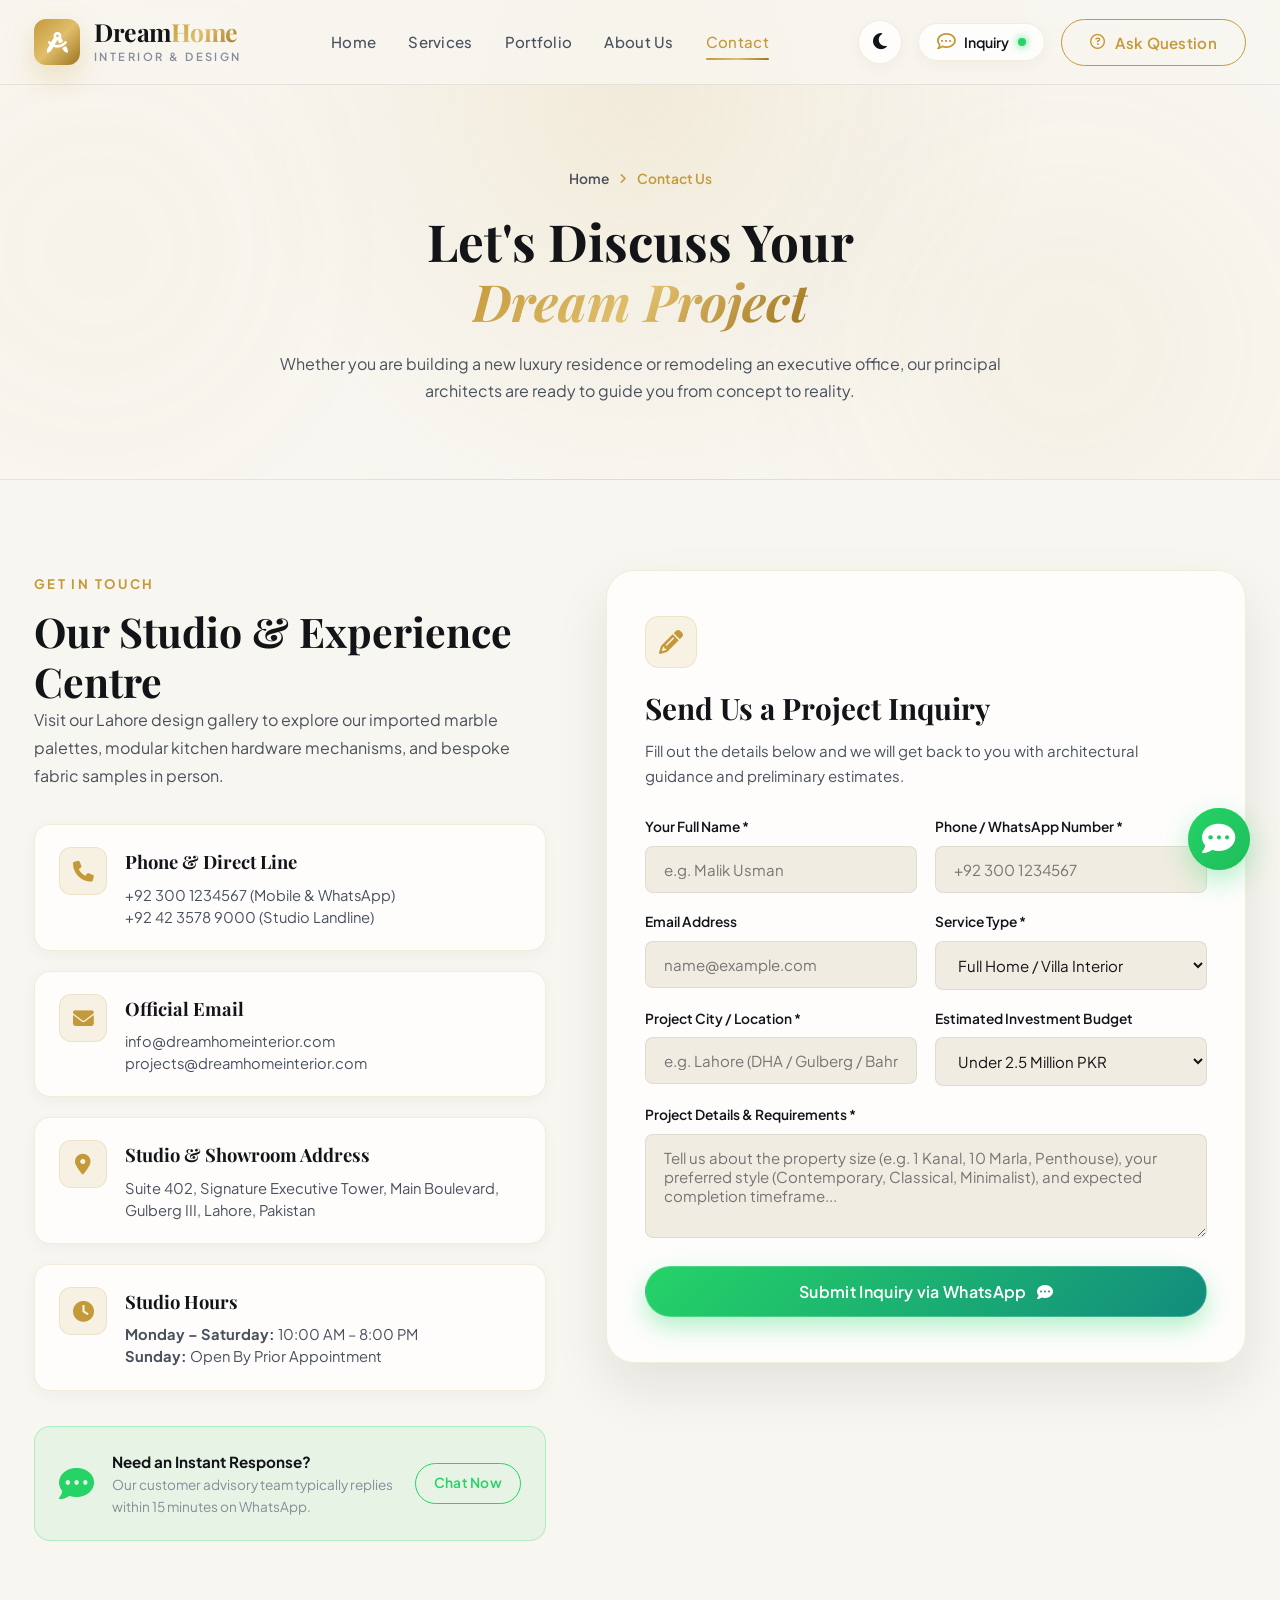
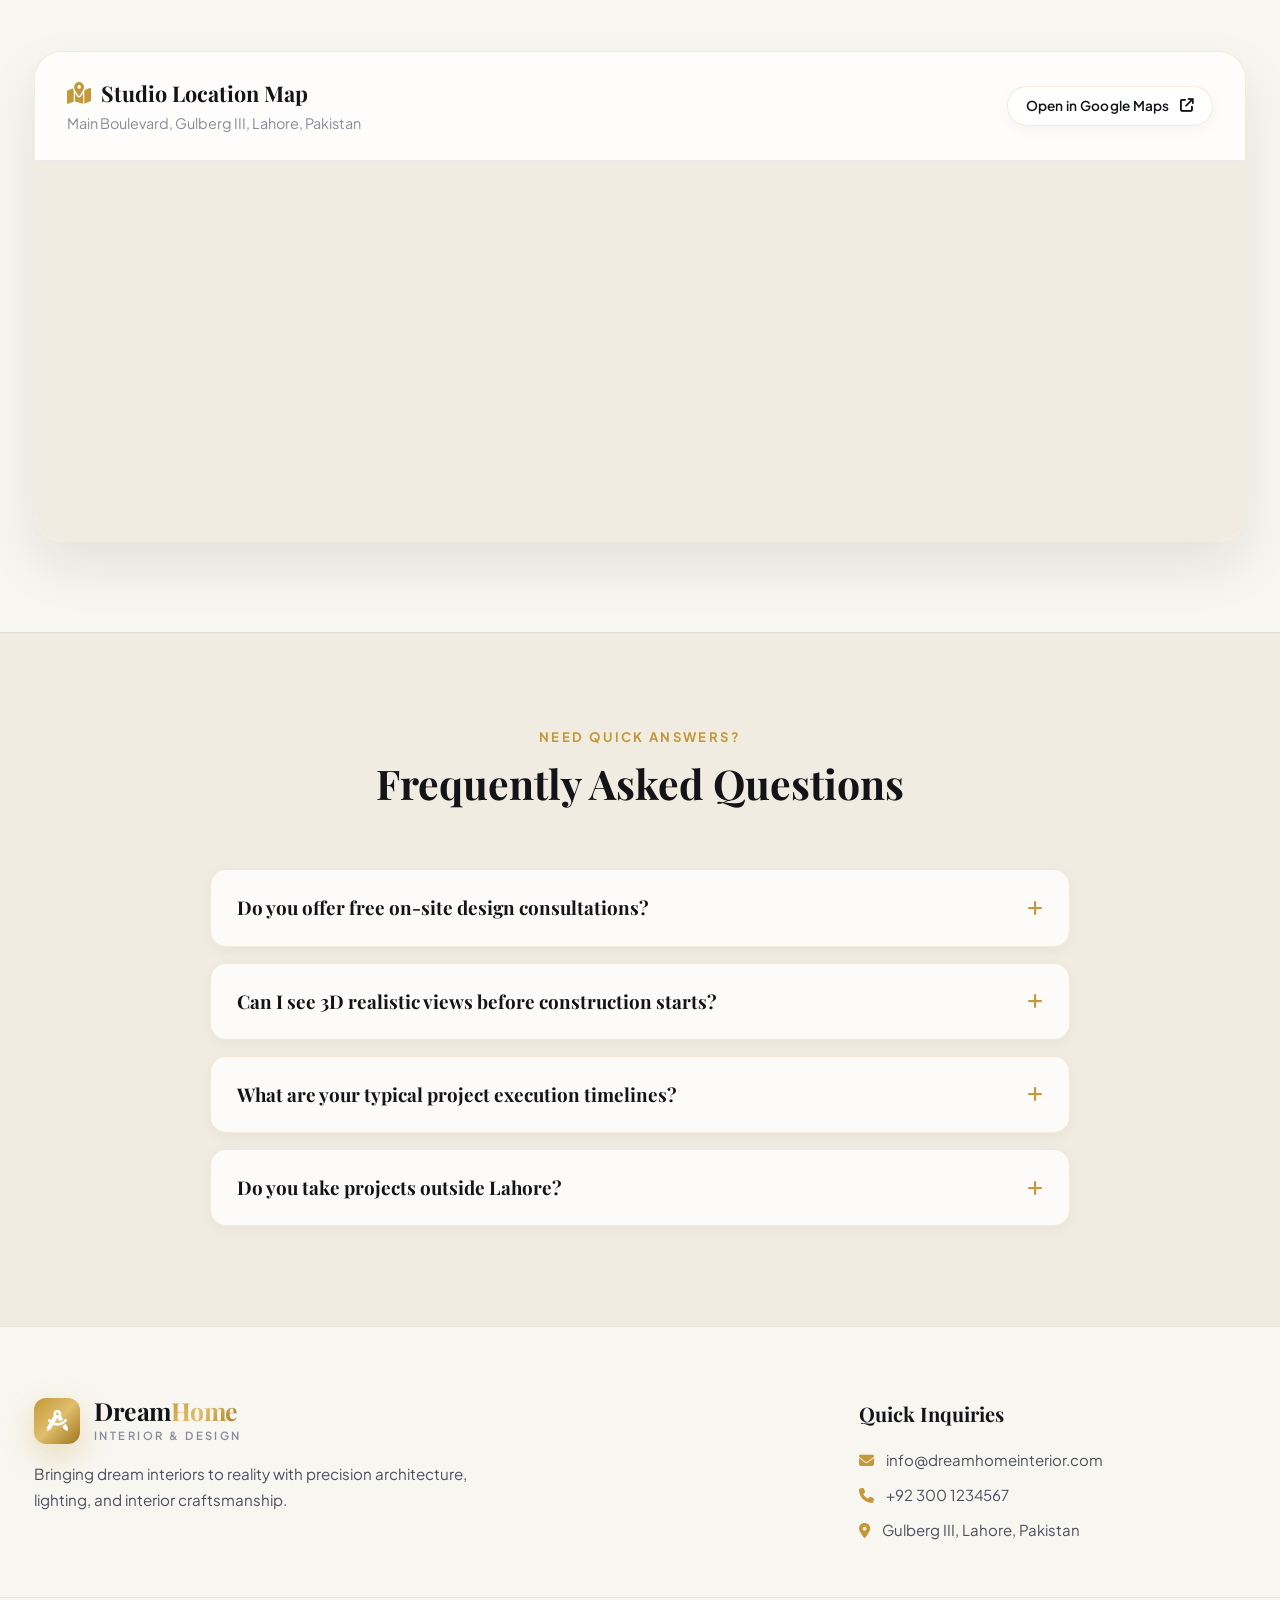
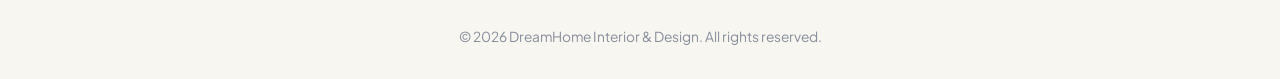
<file: contact.html>
<!DOCTYPE html>
<html lang="en" data-theme="light">
<head>
    <meta charset="UTF-8">
    <meta name="viewport" content="width=device-width, initial-scale=1.0">
    <title>Contact Us | DreamHome Interior & Design</title>
    
    <!-- Google Fonts -->
    <link rel="preconnect" href="https://fonts.googleapis.com">
    <link rel="preconnect" href="https://fonts.gstatic.com" crossorigin>
    <link href="https://fonts.googleapis.com/css2?family=Playfair+Display:ital,wght@0,500;0,700;0,900;1,400&family=Plus+Jakarta+Sans:wght@300;400;500;600;700&display=swap" rel="stylesheet">
    
    <!-- Font Awesome Icons -->
    <link rel="stylesheet" href="https://cdnjs.cloudflare.com/ajax/libs/font-awesome/6.4.0/css/all.min.css">
    
    <!-- Custom CSS -->
    <link rel="stylesheet" href="style.css">
</head>
<body>

    <!-- ================= NAVBAR / HEADER ================= -->
    <header class="header">
        <div class="container nav-container">
            <a href="index.html" class="logo">
                <span class="logo-mark"><i class="fa-solid fa-compass-drafting"></i></span>
                <div class="logo-text">
                    <span class="brand-name">Dream<span>Home</span></span>
                    <span class="brand-sub">Interior & Design</span>
                </div>
            </a>

            <!-- Navigation Links -->
            <nav class="nav-menu" id="navMenu">
                <a href="index.html" class="nav-link">Home</a>
                <a href="services.html" class="nav-link">Services</a>
                <a href="portfolio.html" class="nav-link">Portfolio</a>
                <a href="about.html" class="nav-link">About Us</a>
                <a href="contact.html" class="nav-link active">Contact</a>
            </nav>

            <!-- Action Controls (Dark Mode & Ask Question) -->
            <div class="nav-actions">
                <!-- Theme Switcher Button -->
                <button class="theme-toggle-btn" id="themeToggle" aria-label="Toggle dark mode" title="Dark / Light Mode">
                    <i class="fa-solid fa-moon moon-icon"></i>
                    <i class="fa-solid fa-sun sun-icon"></i>
                </button>

                <!-- Message Inquiry Button with Hover WhatsApp Options -->
                <div class="nav-msg-wrapper" id="navMsgWrapper">
                    <button class="nav-msg-btn" id="navMsgBtn" aria-label="Message Inquiry" title="Message Inquiry">
                        <i class="fa-regular fa-comment-dots"></i>
                        <span class="nav-msg-text">Inquiry</span>
                        <span class="msg-dot"></span>
                    </button>
                    <div class="nav-msg-dropdown" id="navMsgDropdown">
                        <div class="dropdown-header">
                            <div class="dropdown-msg-icon"><i class="fa-solid fa-comments"></i></div>
                            <div>
                                <strong>Inquiry through WhatsApp</strong>
                                <span>Online | Instant Response</span>
                            </div>
                        </div>
                        <div class="dropdown-items">
                            <a href="https://wa.me/923001234567?text=Hello%20DreamHome!%20I%20have%20a%20general%20interior%20design%20inquiry." target="_blank" rel="noopener" class="dropdown-item">
                                <i class="fa-regular fa-comment-dots"></i>
                                <div>
                                    <strong>General Inquiry</strong>
                                    <small>Chat directly on WhatsApp</small>
                                </div>
                            </a>
                            <a href="https://wa.me/923001234567?text=Hello%20DreamHome!%20I%20want%20to%20get%20an%20estimate%20and%20quotation%20for%20my%20interior." target="_blank" rel="noopener" class="dropdown-item">
                                <i class="fa-solid fa-calculator"></i>
                                <div>
                                    <strong>Get Cost Estimate</strong>
                                    <small>Send room sizes to get pricing quote</small>
                                </div>
                            </a>
                            <a href="https://wa.me/923001234567?text=Hello%20DreamHome!%20I%20would%20like%20to%20book%20a%20site%20consultation%20visit." target="_blank" rel="noopener" class="dropdown-item">
                                <i class="fa-regular fa-calendar-check"></i>
                                <div>
                                    <strong>Book Site Consultation</strong>
                                    <small>Schedule an architect site visit</small>
                                </div>
                            </a>
                        </div>
                    </div>
                </div>

                <!-- Ask Question Button in Header -->
                <button class="btn btn-outline ask-btn" id="openAskModalBtn">
                    <i class="fa-regular fa-circle-question"></i>
                    <span>Ask Question</span>
                </button>

                <!-- Mobile Hamburger Icon -->
                <button class="mobile-toggle-btn" id="mobileMenuBtn" aria-label="Toggle menu">
                    <i class="fa-solid fa-bars"></i>
                </button>
            </div>
        </div>
        <!-- Mobile Drawer Overlay -->
        <div class="nav-overlay" id="navOverlay"></div>
    </header>

    <!-- ================= CONTACT HERO BANNER ================= -->
    <section class="page-banner">
        <div class="ambient-glow glow-hero-left"></div>
        <div class="ambient-glow glow-hero-right"></div>
        <div class="container banner-container">
            <div class="breadcrumb">
                <a href="index.html">Home</a>
                <i class="fa-solid fa-angle-right"></i>
                <span>Contact Us</span>
            </div>
            <h1 class="page-title">Let's Discuss Your <span class="title-highlight">Dream Project</span></h1>
            <p class="page-subtitle">
                Whether you are building a new luxury residence or remodeling an executive office, our principal architects are ready to guide you from concept to reality.
            </p>
        </div>
    </section>

    <!-- ================= CONTACT DETAILS & MAIN FORM ================= -->
    <section class="contact-main-section">
        <div class="container">
            
            <div class="contact-layout-grid">

                <!-- Left Column: Contact Cards -->
                <div class="contact-info-col">
                    <span class="sub-heading">Get In Touch</span>
                    <h2 class="main-heading">Our Studio & Experience Centre</h2>
                    <p class="contact-intro">
                        Visit our Lahore design gallery to explore our imported marble palettes, modular kitchen hardware mechanisms, and bespoke fabric samples in person.
                    </p>

                    <div class="contact-cards-list">
                        
                        <!-- Phone & WhatsApp Card -->
                        <div class="contact-card">
                            <div class="contact-card-icon">
                                <i class="fa-solid fa-phone"></i>
                            </div>
                            <div class="contact-card-content">
                                <h4>Phone & Direct Line</h4>
                                <p><a href="tel:+923001234567">+92 300 1234567</a> (Mobile & WhatsApp)</p>
                                <p><a href="tel:+924235789000">+92 42 3578 9000</a> (Studio Landline)</p>
                            </div>
                        </div>

                        <!-- Email Card -->
                        <div class="contact-card">
                            <div class="contact-card-icon">
                                <i class="fa-solid fa-envelope"></i>
                            </div>
                            <div class="contact-card-content">
                                <h4>Official Email</h4>
                                <p><a href="mailto:info@dreamhomeinterior.com">info@dreamhomeinterior.com</a></p>
                                <p><a href="mailto:projects@dreamhomeinterior.com">projects@dreamhomeinterior.com</a></p>
                            </div>
                        </div>

                        <!-- Office Address Card -->
                        <div class="contact-card">
                            <div class="contact-card-icon">
                                <i class="fa-solid fa-location-dot"></i>
                            </div>
                            <div class="contact-card-content">
                                <h4>Studio & Showroom Address</h4>
                                <p>Suite 402, Signature Executive Tower, Main Boulevard, Gulberg III, Lahore, Pakistan</p>
                            </div>
                        </div>

                        <!-- Working Hours Card -->
                        <div class="contact-card">
                            <div class="contact-card-icon">
                                <i class="fa-solid fa-clock"></i>
                            </div>
                            <div class="contact-card-content">
                                <h4>Studio Hours</h4>
                                <p><strong>Monday – Saturday:</strong> 10:00 AM – 8:00 PM</p>
                                <p><strong>Sunday:</strong> Open By Prior Appointment</p>
                            </div>
                        </div>

                    </div>

                    <!-- Direct WhatsApp Quick Pill -->
                    <div class="quick-wa-box">
                        <i class="fa-solid fa-comment-dots"></i>
                        <div>
                            <strong>Need an Instant Response?</strong>
                            <p>Our customer advisory team typically replies within 15 minutes on WhatsApp.</p>
                        </div>
                        <a href="https://wa.me/923001234567?text=Hello%20DreamHome!%20I%20have%20an%20interior%20design%20query." 
                           target="_blank" 
                           class="btn btn-outline wa-chat-btn">
                            Chat Now
                        </a>
                    </div>
                </div>

                <!-- Right Column: Interactive Consultation Form -->
                <div class="contact-form-col">
                    <div class="form-wrapper-card">
                        <div class="form-card-header">
                            <div class="modal-icon">
                                <i class="fa-solid fa-pencil"></i>
                            </div>
                            <h3>Send Us a Project Inquiry</h3>
                            <p>Fill out the details below and we will get back to you with architectural guidance and preliminary estimates.</p>
                        </div>

                        <form id="contactPageForm" class="contact-main-form">
                            
                            <div class="form-row">
                                <div class="form-group">
                                    <label for="contactName">Your Full Name *</label>
                                    <input type="text" id="contactName" placeholder="e.g. Malik Usman" required>
                                </div>
                                <div class="form-group">
                                    <label for="contactPhone">Phone / WhatsApp Number *</label>
                                    <input type="tel" id="contactPhone" placeholder="+92 300 1234567" required>
                                </div>
                            </div>

                            <div class="form-row">
                                <div class="form-group">
                                    <label for="contactEmail">Email Address</label>
                                    <input type="email" id="contactEmail" placeholder="name@example.com">
                                </div>
                                <div class="form-group">
                                    <label for="contactService">Service Type *</label>
                                    <select id="contactService" required>
                                        <option value="Luxury Residential Interior">Full Home / Villa Interior</option>
                                        <option value="Italian Modular Kitchen">Italian Modular Kitchen</option>
                                        <option value="Commercial & Corporate Space">Corporate Office / Commercial Space</option>
                                        <option value="3D Architectural Visualization">3D Photorealistic Design</option>
                                        <option value="Full Turnkey Renovation">Complete Renovation & Remodel</option>
                                        <option value="Bespoke Custom Furniture">Bespoke Custom Furniture</option>
                                    </select>
                                </div>
                            </div>

                            <div class="form-row">
                                <div class="form-group">
                                    <label for="contactCity">Project City / Location *</label>
                                    <input type="text" id="contactCity" placeholder="e.g. Lahore (DHA / Gulberg / Bahria)" required>
                                </div>
                                <div class="form-group">
                                    <label for="contactBudget">Estimated Investment Budget</label>
                                    <select id="contactBudget">
                                        <option value="Standard (Under 2.5 Million PKR)">Under 2.5 Million PKR</option>
                                        <option value="Premium (2.5M - 5 Million PKR)">2.5M – 5 Million PKR</option>
                                        <option value="Luxury (5M - 10 Million PKR)">5M – 10 Million PKR</option>
                                        <option value="Signature Turnkey (10M+ PKR)">10 Million+ PKR (Luxury Turnkey)</option>
                                    </select>
                                </div>
                            </div>

                            <div class="form-group">
                                <label for="contactMessage">Project Details & Requirements *</label>
                                <textarea id="contactMessage" rows="4" placeholder="Tell us about the property size (e.g. 1 Kanal, 10 Marla, Penthouse), your preferred style (Contemporary, Classical, Minimalist), and expected completion timeframe..." required></textarea>
                            </div>

                            <button type="submit" class="btn btn-primary submit-btn">
                                <span>Submit Inquiry via WhatsApp</span>
                                <i class="fa-solid fa-comment-dots"></i>
                            </button>
                        </form>
                    </div>
                </div>

            </div>

        </div>
    </section>

    <!-- ================= GOOGLE MAP / STUDIO LOCATION ================= -->
    <section class="map-section">
        <div class="container">
            <div class="map-card-wrapper">
                <div class="map-header">
                    <div class="map-header-text">
                        <h3><i class="fa-solid fa-map-location-dot"></i> Studio Location Map</h3>
                        <p>Main Boulevard, Gulberg III, Lahore, Pakistan</p>
                    </div>
                    <a href="https://maps.google.com" target="_blank" rel="noopener" class="btn btn-glass btn-sm">
                        <span>Open in Google Maps</span>
                        <i class="fa-solid fa-arrow-up-right-from-square"></i>
                    </a>
                </div>
                <!-- Interactive Responsive Map Container -->
                <div class="map-iframe-container">
                    <iframe 
                        src="https://www.google.com/maps/embed?pb=!1m18!1m12!1m3!1d108872.24647306263!2d74.25642921590487!3d31.51034440537489!2m3!1f0!2f0!3f0!3m2!1i1024!2i768!4f13.1!3m3!1m2!1s0x3919045a49479b1d%3A0x6b7012fb10878e8b!2sGulberg%20III%2C%20Lahore%2C%20Punjab!5e0!3m2!1sen!2s!4v1700000000000!5m2!1sen!2s" 
                        width="100%" 
                        height="380" 
                        style="border:0;" 
                        allowfullscreen="" 
                        loading="lazy" 
                        referrerpolicy="no-referrer-when-downgrade">
                    </iframe>
                </div>
            </div>
        </div>
    </section>

    <!-- ================= FREQUENTLY ASKED QUESTIONS (FAQ) ================= -->
    <section class="contact-faq-section">
        <div class="container">
            <div class="section-header">
                <span class="sub-heading">Need Quick Answers?</span>
                <h2 class="main-heading">Frequently Asked Questions</h2>
            </div>

            <div class="faq-accordion-grid">
                
                <div class="faq-item">
                    <div class="faq-question">
                        <h4>Do you offer free on-site design consultations?</h4>
                        <i class="fa-solid fa-plus"></i>
                    </div>
                    <div class="faq-answer">
                        <p>Yes, our lead architects offer an initial complimentary discovery meeting at our Gulberg Studio or directly at your site to understand your vision, take initial measurements, and outline scope.</p>
                    </div>
                </div>

                <div class="faq-item">
                    <div class="faq-question">
                        <h4>Can I see 3D realistic views before construction starts?</h4>
                        <i class="fa-solid fa-plus"></i>
                    </div>
                    <div class="faq-answer">
                        <p>Absolutely. We provide high-definition 4K photorealistic 3D visual renders showing the exact materials, paint colors, lighting, and custom furniture so you know exactly what your finished space will look like.</p>
                    </div>
                </div>

                <div class="faq-item">
                    <div class="faq-question">
                        <h4>What are your typical project execution timelines?</h4>
                        <i class="fa-solid fa-plus"></i>
                    </div>
                    <div class="faq-answer">
                        <p>Turnaround times depend on scope: Modular kitchens typically take 3 to 4 weeks. Full 1-Kanal villa turnkey execution takes between 3 to 6 months with guaranteed handover dates in our written contract.</p>
                    </div>
                </div>

                <div class="faq-item">
                    <div class="faq-question">
                        <h4>Do you take projects outside Lahore?</h4>
                        <i class="fa-solid fa-plus"></i>
                    </div>
                    <div class="faq-answer">
                        <p>Yes! We undertake turnkey architectural and interior projects in Islamabad, Rawalpindi, Karachi, Faisalabad, and Sialkot, with dedicated on-site supervisory teams.</p>
                    </div>
                </div>

            </div>
        </div>
    </section>

    <!-- ================= FOOTER ================= -->
    <footer class="footer" id="contact">
        <div class="container footer-content">
            <div class="footer-brand">
                <a href="index.html" class="logo">
                    <span class="logo-mark"><i class="fa-solid fa-compass-drafting"></i></span>
                    <div class="logo-text">
                        <span class="brand-name">Dream<span>Home</span></span>
                        <span class="brand-sub">Interior & Design</span>
                    </div>
                </a>
                <p>Bringing dream interiors to reality with precision architecture, lighting, and interior craftsmanship.</p>
            </div>
            <div class="footer-links">
                <h4>Quick Inquiries</h4>
                <p><i class="fa-solid fa-envelope"></i> info@dreamhomeinterior.com</p>
                <p><i class="fa-solid fa-phone"></i> +92 300 1234567</p>
                <p><i class="fa-solid fa-location-dot"></i> Gulberg III, Lahore, Pakistan</p>
            </div>
        </div>
        <div class="footer-bottom">
            <p>&copy; 2026 DreamHome Interior & Design. All rights reserved.</p>
        </div>
    </footer>

    <!-- ================= ASK QUESTION MODAL POPUP ================= -->
    <div class="modal-backdrop" id="askModal">
        <div class="modal-box">
            <button class="modal-close" id="closeAskModalBtn" aria-label="Close modal">
                <i class="fa-solid fa-xmark"></i>
            </button>
            <div class="modal-header">
                <div class="modal-icon">
                    <i class="fa-regular fa-comments"></i>
                </div>
                <h3>Ask a Question</h3>
                <p>Have an idea or need an estimate for your dream space? Send us a quick query!</p>
            </div>
            
            <form id="askForm" class="modal-form">
                <div class="form-group">
                    <label for="userName">Your Full Name</label>
                    <input type="text" id="userName" placeholder="e.g. Ali Ahmed" required>
                </div>

                <div class="form-group">
                    <label for="userPhone">Phone / WhatsApp Number</label>
                    <input type="tel" id="userPhone" placeholder="+92 300 1234567" required>
                </div>

                <div class="form-group">
                    <label for="userCategory">Project Type</label>
                    <select id="userCategory">
                        <option value="Luxury Residential Interior">Luxury Residential Interior</option>
                        <option value="Italian Modular Kitchen">Italian Modular Kitchen</option>
                        <option value="Commercial & Corporate Space">Commercial & Corporate Space</option>
                        <option value="3D Architectural Visualization">3D Architectural Visualization</option>
                        <option value="Full Turnkey Renovation">Full Turnkey Renovation</option>
                        <option value="Bespoke Custom Furniture">Bespoke Custom Furniture</option>
                    </select>
                </div>

                <div class="form-group">
                    <label for="userQuestion">Your Question or Requirements</label>
                    <textarea id="userQuestion" rows="3" placeholder="Tell us about your room size, budget, or preferred design style..." required></textarea>
                </div>

                <button type="submit" class="btn btn-primary submit-btn">
                    <span>Send Query via WhatsApp</span>
                    <i class="fa-solid fa-comment-dots"></i>
                </button>
            </form>
        </div>
    </div>

    <!-- ================= FLOATING WHATSAPP / MESSAGE BUTTON ================= -->
    <a href="https://wa.me/923001234567?text=Hello%20DreamHome%20Interior%20%26%20Design!%20I%20would%20like%20to%20inquire%20about%20interior%20design%20services." 
       target="_blank" 
       rel="noopener noreferrer" 
       class="floating-whatsapp" 
       title="Inquiry via WhatsApp"
       aria-label="WhatsApp Inquiry">
        <div class="wa-tooltip">Inquiry via WhatsApp</div>
        <div class="wa-icon-box">
            <i class="fa-solid fa-comment-dots"></i>
        </div>
        <span class="wa-pulse"></span>
    </a>

    <!-- Custom JavaScript -->
    <script src="script.js"></script>
</body>
</html>
</file>
<file: style.css>
/* ==========================================================================
   DREAMHOME INTERIOR & DESIGN - LUXURY ARCHITECTURE & DECOR
   Enhanced Modern Aesthetic, Luxury Color Palettes & Full Responsive System
   ========================================================================== */

/* ---------- 1. DESIGN TOKENS & COLOR THEMES ---------- */
:root {
    /* Typography */
    --font-heading: 'Playfair Display', Georgia, serif;
    --font-body: 'Plus Jakarta Sans', system-ui, -apple-system, sans-serif;

    /* LIGHT THEME (Warm Alabaster, Cashmere Silk & Royal Champagne Gold) */
    --bg-primary: #f8f6f0;
    --bg-secondary: #f0ece1;
    --bg-surface: rgba(255, 255, 255, 0.78);
    --bg-surface-solid: #ffffff;
    --bg-modal: #ffffff;
    --header-bg: rgba(248, 246, 240, 0.82);

    --text-primary: #121418;
    --text-secondary: #4a515e;
    --text-muted: #858d9b;

    /* Metallic Imperial Gold Palette */
    --gold-primary: #c4993a;
    --gold-light: #e0be6c;
    --gold-dark: #9e741e;
    --gold-gradient: linear-gradient(135deg, #c4993a 0%, #e0be6c 50%, #9e741e 100%);
    --gold-gradient-hover: linear-gradient(135deg, #d8ac44 0%, #ecd087 50%, #b08323 100%);
    --gold-subtle: rgba(196, 153, 58, 0.12);
    --gold-glow: rgba(196, 153, 58, 0.32);
    --gold-hairline: rgba(196, 153, 58, 0.24);

    --border-color: rgba(18, 20, 24, 0.08);
    --border-card: rgba(196, 153, 58, 0.18);

    /* Shadows & Elevations */
    --shadow-sm: 0 4px 15px rgba(0, 0, 0, 0.04);
    --shadow-md: 0 10px 30px rgba(18, 20, 24, 0.06);
    --shadow-lg: 0 24px 55px rgba(18, 20, 24, 0.09);
    --shadow-gold: 0 12px 30px rgba(196, 153, 58, 0.28);

    /* WhatsApp Accent */
    --whatsapp-base: #25d366;
    --whatsapp-dark: #128c7e;
    --whatsapp-glow: rgba(37, 211, 102, 0.35);

    /* Spacing & Radii */
    --radius-sm: 8px;
    --radius-md: 16px;
    --radius-lg: 28px;
    --radius-full: 9999px;

    /* Transitions */
    --ease-smooth: cubic-bezier(0.16, 1, 0.3, 1);
    --transition: all 0.35s var(--ease-smooth);
}

/* DARK THEME (Midnight Obsidian, Smoked Onyx & Radiant Champagne) */
[data-theme="dark"] {
    --bg-primary: #090b0e;
    --bg-secondary: #10141b;
    --bg-surface: rgba(16, 20, 27, 0.76);
    --bg-surface-solid: #131720;
    --bg-modal: #12161f;
    --header-bg: rgba(9, 11, 14, 0.85);

    --text-primary: #f8f9fa;
    --text-secondary: #a3acba;
    --text-muted: #6e7787;

    /* Luminous Champagne Gold for Dark Mode */
    --gold-primary: #dfb557;
    --gold-light: #f3d489;
    --gold-dark: #b88b2b;
    --gold-gradient: linear-gradient(135deg, #dfb557 0%, #f3d489 50%, #b88b2b 100%);
    --gold-gradient-hover: linear-gradient(135deg, #ecd087 0%, #fff0be 50%, #c99c35 100%);
    --gold-subtle: rgba(223, 181, 87, 0.16);
    --gold-glow: rgba(223, 181, 87, 0.4);
    --gold-hairline: rgba(223, 181, 87, 0.28);

    --border-color: rgba(255, 255, 255, 0.08);
    --border-card: rgba(223, 181, 87, 0.22);

    --shadow-sm: 0 4px 20px rgba(0, 0, 0, 0.4);
    --shadow-md: 0 12px 35px rgba(0, 0, 0, 0.6);
    --shadow-lg: 0 25px 65px rgba(0, 0, 0, 0.8);
    --shadow-gold: 0 12px 35px rgba(223, 181, 87, 0.35);
}

/* ---------- 2. RESET & BASE SETUP ---------- */
*, *::before, *::after {
    margin: 0;
    padding: 0;
    box-sizing: border-box;
}

html {
    scroll-behavior: smooth;
    font-size: 16px;
    -webkit-text-size-adjust: 100%;
    overflow-x: hidden;
    width: 100%;
}

body {
    font-family: var(--font-body);
    background-color: var(--bg-primary);
    color: var(--text-primary);
    line-height: 1.65;
    overflow-x: hidden;
    width: 100%;
    position: relative;
    transition: background-color 0.45s ease, color 0.45s ease;
    -webkit-font-smoothing: antialiased;
    -moz-osx-font-smoothing: grayscale;
}

img {
    max-width: 100%;
    height: auto;
    display: block;
}

a {
    color: inherit;
    text-decoration: none;
    transition: var(--transition);
}

button {
    font-family: inherit;
    cursor: pointer;
    border: none;
    background: transparent;
    outline: none;
    transition: var(--transition);
}

.container {
    width: 100%;
    max-width: 1260px;
    margin: 0 auto;
    padding: 0 24px;
    box-sizing: border-box;
}

/* ---------- 3. AMBIENT GLOW BACKDROPS ---------- */
.ambient-glow {
    position: absolute;
    border-radius: 50%;
    filter: blur(100px);
    pointer-events: none;
    z-index: 1;
    opacity: 0.6;
    transition: var(--transition);
}

.glow-hero-left {
    top: 5%;
    left: -10%;
    width: 450px;
    height: 450px;
    background: radial-gradient(circle, var(--gold-subtle) 0%, transparent 70%);
}

.glow-hero-right {
    top: 15%;
    right: -5%;
    width: 550px;
    height: 550px;
    background: radial-gradient(circle, var(--gold-subtle) 0%, transparent 70%);
    opacity: 0.8;
}

/* ---------- 4. HEADER & NAVIGATION ---------- */
.header {
    position: fixed;
    top: 0;
    left: 0;
    width: 100%;
    z-index: 1100;
    background: var(--header-bg);
    backdrop-filter: blur(16px);
    -webkit-backdrop-filter: blur(16px);
    border-bottom: 1px solid var(--border-color);
    transition: background 0.4s ease, border-color 0.4s ease;
}

.nav-container {
    display: flex;
    align-items: center;
    justify-content: space-between;
    height: 84px;
}

/* Brand Logo */
.logo {
    display: flex;
    align-items: center;
    gap: 14px;
    user-select: none;
}

.logo-mark {
    width: 46px;
    height: 46px;
    background: var(--gold-gradient);
    color: #ffffff;
    border-radius: 12px;
    display: flex;
    align-items: center;
    justify-content: center;
    font-size: 1.3rem;
    box-shadow: var(--shadow-gold);
    transition: transform 0.3s ease;
}

.logo:hover .logo-mark {
    transform: rotate(6deg) scale(1.05);
}

.logo-text {
    display: flex;
    flex-direction: column;
}

.brand-name {
    font-family: var(--font-heading);
    font-size: 1.55rem;
    font-weight: 700;
    letter-spacing: -0.02em;
    color: var(--text-primary);
    line-height: 1.1;
}

.brand-name span {
    background: var(--gold-gradient);
    -webkit-background-clip: text;
    -webkit-text-fill-color: transparent;
}

.brand-sub {
    font-size: 0.7rem;
    text-transform: uppercase;
    letter-spacing: 0.22em;
    color: var(--text-muted);
    font-weight: 600;
    margin-top: 2px;
}

/* Desktop Nav Menu */
.nav-menu {
    display: flex;
    align-items: center;
    gap: 32px;
}

.nav-link {
    font-size: 0.94rem;
    font-weight: 500;
    color: var(--text-secondary);
    position: relative;
    padding: 6px 0;
    letter-spacing: 0.02em;
}

.nav-link:hover,
.nav-link.active {
    color: var(--gold-primary);
}

.nav-link::after {
    content: '';
    position: absolute;
    bottom: 0;
    left: 0;
    width: 0;
    height: 2px;
    background: var(--gold-gradient);
    border-radius: 2px;
    transition: width 0.3s var(--ease-smooth);
}

.nav-link:hover::after,
.nav-link.active::after {
    width: 100%;
}

/* Nav Actions */
.nav-actions {
    display: flex;
    align-items: center;
    gap: 16px;
}

/* Luxury Theme Toggle Button */
.theme-toggle-btn {
    width: 44px;
    height: 44px;
    border-radius: 50%;
    background: var(--bg-surface);
    border: 1px solid var(--border-card);
    color: var(--text-primary);
    display: flex;
    align-items: center;
    justify-content: center;
    font-size: 1.15rem;
    box-shadow: var(--shadow-sm);
    position: relative;
    overflow: hidden;
}

.theme-toggle-btn:hover {
    border-color: var(--gold-primary);
    color: var(--gold-primary);
    transform: translateY(-2px);
    box-shadow: var(--shadow-gold);
}

.theme-toggle-btn .moon-icon {
    display: block;
    transition: transform 0.4s ease;
}

.theme-toggle-btn .sun-icon {
    display: none;
    color: #ffb830;
    transition: transform 0.4s ease;
}

[data-theme="dark"] .theme-toggle-btn .moon-icon {
    display: none;
}

[data-theme="dark"] .theme-toggle-btn .sun-icon {
    display: block;
}

/* Navbar Message & Inquiry Button (Clean Message Icon with WhatsApp Options on Hover) */
.nav-msg-wrapper {
    position: relative;
    display: inline-flex;
    align-items: center;
}

.nav-msg-btn {
    display: inline-flex;
    align-items: center;
    gap: 9px;
    padding: 9px 18px;
    border-radius: var(--radius-full);
    background: var(--bg-surface);
    border: 1px solid var(--border-card);
    color: var(--text-primary);
    font-size: 0.88rem;
    font-weight: 600;
    cursor: pointer;
    transition: var(--transition);
    position: relative;
    box-shadow: var(--shadow-sm);
    backdrop-filter: blur(10px);
}

.nav-msg-btn i {
    font-size: 1.15rem;
    color: var(--gold-primary);
    transition: transform 0.3s ease, color 0.3s ease;
}

.nav-msg-btn:hover {
    border-color: var(--gold-primary);
    color: var(--gold-primary);
    box-shadow: var(--shadow-gold);
    transform: translateY(-2px);
}

.nav-msg-btn:hover i {
    transform: scale(1.1);
}

.msg-dot {
    width: 8px;
    height: 8px;
    border-radius: 50%;
    background-color: var(--whatsapp-base);
    box-shadow: 0 0 8px var(--whatsapp-base);
    animation: waPulse 2s infinite ease-out;
}

/* WhatsApp Message Dropdown Menu */
.nav-msg-dropdown {
    position: absolute;
    top: calc(100% + 14px);
    right: 0;
    width: 320px;
    background: var(--bg-modal);
    border: 1.5px solid var(--border-card);
    border-radius: var(--radius-md);
    box-shadow: 0 20px 45px rgba(0, 0, 0, 0.22);
    opacity: 0;
    visibility: hidden;
    transform: translateY(10px);
    transition: all 0.25s var(--ease-smooth);
    z-index: 1200;
    backdrop-filter: blur(16px);
    -webkit-backdrop-filter: blur(16px);
    overflow: hidden;
}

[data-theme="dark"] .nav-msg-dropdown {
    box-shadow: 0 22px 55px rgba(0, 0, 0, 0.65);
}

.nav-msg-wrapper:hover .nav-msg-dropdown,
.nav-msg-wrapper.open .nav-msg-dropdown {
    opacity: 1;
    visibility: visible;
    transform: translateY(0);
}

.dropdown-header {
    display: flex;
    align-items: center;
    gap: 12px;
    padding: 16px 18px;
    background: var(--bg-secondary);
    border-bottom: 1px solid var(--border-color);
}

.dropdown-msg-icon {
    width: 38px;
    height: 38px;
    border-radius: 50%;
    background: var(--gold-subtle);
    color: var(--gold-primary);
    display: flex;
    align-items: center;
    justify-content: center;
    font-size: 1.25rem;
    flex-shrink: 0;
    border: 1px solid var(--border-card);
}

.dropdown-header strong {
    display: block;
    font-size: 0.92rem;
    color: var(--text-primary);
}

.dropdown-header span {
    font-size: 0.74rem;
    color: var(--text-muted);
}

.dropdown-items {
    padding: 8px;
    display: flex;
    flex-direction: column;
    gap: 4px;
}

.dropdown-item {
    display: flex;
    align-items: center;
    gap: 12px;
    padding: 10px 14px;
    border-radius: var(--radius-sm);
    color: var(--text-primary);
    transition: var(--transition);
}

.dropdown-item:hover {
    background: var(--bg-secondary);
    transform: translateX(4px);
}

.dropdown-item i {
    font-size: 1.1rem;
    color: var(--gold-primary);
    width: 20px;
    text-align: center;
    flex-shrink: 0;
}

.dropdown-item strong {
    display: block;
    font-size: 0.88rem;
    color: var(--text-primary);
}

.dropdown-item small {
    display: block;
    font-size: 0.75rem;
    color: var(--text-muted);
}

/* Mobile Hamburger Button */
.mobile-toggle-btn {
    display: none;
    width: 44px;
    height: 44px;
    border-radius: var(--radius-sm);
    background: var(--bg-surface);
    border: 1px solid var(--border-card);
    color: var(--text-primary);
    font-size: 1.35rem;
    align-items: center;
    justify-content: center;
    box-shadow: var(--shadow-sm);
}

.nav-overlay {
    display: none;
    position: fixed;
    inset: 0;
    background: rgba(0, 0, 0, 0.55);
    backdrop-filter: blur(4px);
    -webkit-backdrop-filter: blur(4px);
    z-index: 1050;
    opacity: 0;
    pointer-events: none;
    transition: opacity 0.3s ease;
}

.nav-overlay.active {
    opacity: 1;
    pointer-events: auto;
}

/* ---------- 5. BUTTONS (LUXURY FINISHES) ---------- */
.btn {
    display: inline-flex;
    align-items: center;
    justify-content: center;
    gap: 10px;
    padding: 13px 28px;
    border-radius: var(--radius-full);
    font-size: 0.94rem;
    font-weight: 600;
    letter-spacing: 0.02em;
    cursor: pointer;
    white-space: nowrap;
    position: relative;
    overflow: hidden;
    transition: var(--transition);
}

/* Primary Gold Button */
.btn-primary {
    background: var(--gold-gradient);
    color: #ffffff;
    box-shadow: var(--shadow-gold);
    border: 1px solid rgba(255, 255, 255, 0.2);
}

.btn-primary:hover {
    background: var(--gold-gradient-hover);
    transform: translateY(-2.5px);
    box-shadow: 0 16px 35px rgba(196, 153, 58, 0.45);
}

.btn-primary:active {
    transform: translateY(0);
}

/* Outline Gold Button */
.btn-outline {
    border: 1.5px solid var(--gold-primary);
    color: var(--gold-primary);
    background: transparent;
}

.btn-outline:hover {
    background: var(--gold-primary);
    color: #ffffff;
    transform: translateY(-2px);
    box-shadow: var(--shadow-gold);
}

/* Glassmorphism Secondary Button */
.btn-glass {
    background: var(--bg-surface);
    color: var(--text-primary);
    border: 1px solid var(--border-card);
    backdrop-filter: blur(12px);
    -webkit-backdrop-filter: blur(12px);
    box-shadow: var(--shadow-sm);
}

.btn-glass:hover {
    border-color: var(--gold-primary);
    color: var(--gold-primary);
    transform: translateY(-2px);
    box-shadow: var(--shadow-md);
}

/* ---------- 6. HERO SECTION ---------- */
.hero-section {
    position: relative;
    min-height: 100vh;
    padding: 155px 0 95px;
    display: flex;
    align-items: center;
    overflow: hidden;
}

.hero-container {
    display: grid;
    grid-template-columns: 1fr 1.25fr;
    align-items: center;
    gap: 45px;
    position: relative;
    z-index: 2;
}

/* Hero Content (Left) */
.hero-content {
    display: flex;
    flex-direction: column;
    align-items: flex-start;
    z-index: 3;
}

.hero-badge {
    display: inline-flex;
    align-items: center;
    gap: 10px;
    background: var(--gold-subtle);
    color: var(--gold-primary);
    border: 1px solid var(--border-card);
    padding: 7px 18px;
    border-radius: var(--radius-full);
    font-size: 0.8rem;
    font-weight: 700;
    letter-spacing: 0.08em;
    text-transform: uppercase;
    margin-bottom: 22px;
    box-shadow: var(--shadow-sm);
}

.badge-dot {
    width: 8px;
    height: 8px;
    background-color: var(--gold-primary);
    border-radius: 50%;
    box-shadow: 0 0 10px var(--gold-primary);
    animation: pulseDot 2s infinite ease-in-out;
}

.hero-title {
    font-family: var(--font-heading);
    font-size: clamp(2.3rem, 4vw, 3.8rem);
    line-height: 1.15;
    font-weight: 700;
    color: var(--text-primary);
    letter-spacing: -0.02em;
    margin-bottom: 22px;
}

.title-highlight {
    font-style: italic;
    background: var(--gold-gradient);
    -webkit-background-clip: text;
    -webkit-text-fill-color: transparent;
    display: inline-block;
}

.hero-description {
    font-size: clamp(1rem, 1.1vw, 1.15rem);
    color: var(--text-secondary);
    line-height: 1.75;
    margin-bottom: 34px;
    max-width: 510px;
}

.hero-buttons {
    display: flex;
    align-items: center;
    gap: 18px;
    flex-wrap: wrap;
    margin-bottom: 44px;
}

/* Hero Trust Counters */
.hero-stats {
    display: flex;
    align-items: center;
    gap: 28px;
    padding-top: 28px;
    border-top: 1px solid var(--border-color);
    width: 100%;
    max-width: 510px;
}

.stat-item {
    display: flex;
    flex-direction: column;
}

.stat-number {
    font-family: var(--font-heading);
    font-size: 1.85rem;
    font-weight: 700;
    line-height: 1.1;
    background: var(--gold-gradient);
    -webkit-background-clip: text;
    -webkit-text-fill-color: transparent;
}

.stat-label {
    font-size: 0.78rem;
    color: var(--text-muted);
    font-weight: 600;
    text-transform: uppercase;
    letter-spacing: 0.05em;
    margin-top: 2px;
}

.stat-divider {
    width: 1px;
    height: 40px;
    background: var(--border-color);
}

/* ---------- 7. HERO RIGHT SIDE (ARCHITECTURAL DASHBOARD CARD & PICTURE OVERLAY) ---------- */
.hero-image-wrapper {
    position: relative;
    width: 100%;
    display: flex;
    justify-content: flex-end;
    align-items: center;
}

/* Ambient Halo Radiating Behind Card */
.hero-image-aura {
    position: absolute;
    width: 100%;
    height: 100%;
    border-radius: 28px;
    background: radial-gradient(circle at 60% 40%, rgba(37, 211, 102, 0.16), rgba(196, 153, 58, 0.14) 45%, transparent 75%);
    filter: blur(65px);
    z-index: 1;
    opacity: 0.85;
    pointer-events: none;
}

/* Sleek macOS Architectural Card Container */
.hero-preview-card {
    position: relative;
    z-index: 2;
    width: 100%;
    max-width: 540px;
    background: #0d1117;
    border: 1.5px solid rgba(255, 255, 255, 0.12);
    border-radius: 22px;
    overflow: hidden;
    box-shadow: 0 30px 70px -12px rgba(0, 0, 0, 0.45), 0 0 35px rgba(0, 0, 0, 0.25);
    backdrop-filter: blur(20px);
    -webkit-backdrop-filter: blur(20px);
    transition: transform 0.4s var(--ease-smooth), box-shadow 0.4s var(--ease-smooth), border-color 0.4s ease;
}

.hero-preview-card:hover {
    transform: translateY(-5px);
    border-color: rgba(37, 211, 102, 0.35);
    box-shadow: 0 40px 85px -15px rgba(0, 0, 0, 0.6), 0 0 35px rgba(37, 211, 102, 0.15);
}

[data-theme="dark"] .hero-preview-card {
    background: #090d13;
    border-color: rgba(255, 255, 255, 0.1);
}

/* Card Window Top Bar */
.preview-card-topbar {
    display: flex;
    align-items: center;
    justify-content: space-between;
    padding: 13px 20px;
    background: rgba(255, 255, 255, 0.03);
    border-bottom: 1px solid rgba(255, 255, 255, 0.08);
}

.window-controls {
    display: flex;
    align-items: center;
    gap: 7px;
}

.control-dot {
    width: 10px;
    height: 10px;
    border-radius: 50%;
    display: inline-block;
}

.dot-close {
    background: #ff5f56;
    box-shadow: 0 0 6px rgba(255, 95, 86, 0.45);
}

.dot-minimize {
    background: #ffbd2e;
    box-shadow: 0 0 6px rgba(255, 189, 46, 0.45);
}

.dot-maximize {
    background: #27c93f;
    box-shadow: 0 0 6px rgba(39, 201, 63, 0.45);
}

.card-tag {
    font-family: 'SF Mono', 'Fira Code', Menlo, Monaco, Consolas, monospace;
    font-size: 0.76rem;
    color: #8b949e;
    letter-spacing: 0.03em;
    font-weight: 500;
}

/* Picture Box with Gradient Fade & Text Overlay */
.preview-card-imgbox {
    position: relative;
    width: 100%;
    height: 195px;
    overflow: hidden;
}

.preview-img {
    width: 100%;
    height: 100%;
    object-fit: cover;
    object-position: center;
    transform: scale(1.02);
    transition: transform 0.8s var(--ease-smooth);
}

.hero-preview-card:hover .preview-img {
    transform: scale(1.07);
}

.preview-img-overlay {
    position: absolute;
    inset: 0;
    background: linear-gradient(180deg, rgba(13, 17, 23, 0.08) 0%, rgba(13, 17, 23, 0.5) 45%, #0d1117 100%);
    pointer-events: none;
}

[data-theme="dark"] .preview-img-overlay {
    background: linear-gradient(180deg, rgba(9, 13, 19, 0.08) 0%, rgba(9, 13, 19, 0.55) 45%, #090d13 100%);
}

/* Text placed directly over the Hero Section Picture */
.card-headline-group {
    position: absolute;
    bottom: 14px;
    left: 20px;
    right: 20px;
    z-index: 3;
    pointer-events: none;
}

.card-accent-label {
    display: block;
    font-size: 0.72rem;
    font-weight: 700;
    color: #25d366;
    letter-spacing: 0.12em;
    text-transform: uppercase;
    margin-bottom: 4px;
    text-shadow: 0 1px 4px rgba(0, 0, 0, 0.7);
}

.card-headline {
    font-size: 0.96rem;
    font-weight: 600;
    color: #ffffff;
    letter-spacing: -0.01em;
    margin: 0;
    line-height: 1.3;
    text-shadow: 0 2px 6px rgba(0, 0, 0, 0.85);
}

/* Card Body with Division Cards List */
.preview-card-body {
    padding: 14px 20px 20px;
    display: flex;
    flex-direction: column;
    gap: 12px;
}

.division-cards-list {
    display: flex;
    flex-direction: column;
    gap: 10px;
}

.division-item {
    display: flex;
    align-items: center;
    gap: 14px;
    padding: 12px 14px;
    border-radius: 12px;
    background: rgba(255, 255, 255, 0.035);
    border: 1px solid rgba(255, 255, 255, 0.07);
    transition: all 0.28s var(--ease-smooth);
    cursor: pointer;
    text-decoration: none;
    color: inherit;
}

.division-item:hover {
    background: rgba(255, 255, 255, 0.075);
    border-color: rgba(37, 211, 102, 0.35);
    transform: translateX(4px);
}

.division-icon {
    width: 38px;
    height: 38px;
    border-radius: 9px;
    background: rgba(37, 211, 102, 0.12);
    color: #25d366;
    display: flex;
    align-items: center;
    justify-content: center;
    font-size: 1rem;
    flex-shrink: 0;
    border: 1px solid rgba(37, 211, 102, 0.2);
    transition: all 0.28s ease;
}

.division-item:hover .division-icon {
    background: rgba(37, 211, 102, 0.22);
    transform: scale(1.06);
    box-shadow: 0 0 12px rgba(37, 211, 102, 0.25);
}

.division-info {
    display: flex;
    flex-direction: column;
    gap: 2px;
}

.division-tag {
    font-size: 0.66rem;
    font-weight: 700;
    color: #25d366;
    letter-spacing: 0.08em;
    text-transform: uppercase;
}

.division-info h4 {
    font-size: 0.88rem;
    font-weight: 600;
    color: #f0f6fc;
    margin: 0;
    line-height: 1.25;
}

.division-info p {
    font-size: 0.75rem;
    color: #8b949e;
    margin: 0;
    line-height: 1.35;
}

/* Card Bottom Quote Pill */
.preview-card-footer {
    display: flex;
    align-items: center;
    gap: 10px;
    padding: 10px 14px;
    border-radius: 10px;
    background: rgba(255, 255, 255, 0.025);
    border: 1px solid rgba(255, 255, 255, 0.06);
    font-size: 0.78rem;
    color: #c9d1d9;
    margin-top: 2px;
}

.preview-card-footer i {
    color: #25d366;
    font-size: 0.95rem;
    flex-shrink: 0;
}

.preview-card-footer span {
    font-style: italic;
    color: #c9d1d9;
    line-height: 1.4;
}

/* ---------- 8. FEATURED SERVICES SECTION ---------- */
.services-preview {
    padding: 100px 0;
    background-color: var(--bg-secondary);
    border-top: 1px solid var(--border-color);
    position: relative;
    transition: background 0.45s ease;
}

.section-header {
    text-align: center;
    max-width: 680px;
    margin: 0 auto 60px;
}

.sub-heading {
    display: inline-block;
    color: var(--gold-primary);
    font-weight: 700;
    font-size: 0.82rem;
    letter-spacing: 0.18em;
    text-transform: uppercase;
    margin-bottom: 12px;
}

.main-heading {
    font-family: var(--font-heading);
    font-size: clamp(2rem, 3.2vw, 2.75rem);
    color: var(--text-primary);
    line-height: 1.22;
}

.services-grid {
    display: grid;
    grid-template-columns: repeat(3, 1fr);
    gap: 32px;
}

.service-card {
    background: var(--bg-surface);
    border: 1px solid var(--border-card);
    padding: 42px 32px;
    border-radius: var(--radius-md);
    transition: var(--transition);
    box-shadow: var(--shadow-sm);
    position: relative;
    backdrop-filter: blur(12px);
    -webkit-backdrop-filter: blur(12px);
}

.service-card:hover {
    transform: translateY(-8px);
    border-color: var(--gold-primary);
    box-shadow: var(--shadow-lg);
}

.card-icon {
    width: 62px;
    height: 62px;
    border-radius: 14px;
    background: var(--gold-subtle);
    color: var(--gold-primary);
    display: flex;
    align-items: center;
    justify-content: center;
    font-size: 1.6rem;
    margin-bottom: 24px;
    border: 1px solid var(--border-card);
    transition: transform 0.3s ease;
}

.service-card:hover .card-icon {
    transform: scale(1.08) rotate(4deg);
    background: var(--gold-gradient);
    color: #ffffff;
}

.service-card h3 {
    font-family: var(--font-heading);
    font-size: 1.4rem;
    margin-bottom: 14px;
    color: var(--text-primary);
}

.service-card p {
    font-size: 0.95rem;
    color: var(--text-secondary);
    line-height: 1.65;
}

/* ---------- 9. FOOTER ---------- */
.footer {
    background: var(--bg-primary);
    border-top: 1px solid var(--border-color);
    padding: 70px 0 30px;
    transition: background 0.45s ease;
}

.footer-content {
    display: grid;
    grid-template-columns: 2fr 1fr;
    gap: 50px;
    margin-bottom: 45px;
}

.footer-brand .logo {
    display: inline-flex;
    align-items: center;
    gap: 14px;
    text-decoration: none;
    margin-bottom: 2px;
}

.footer-brand p {
    margin-top: 14px;
    color: var(--text-secondary);
    max-width: 440px;
    font-size: 0.95rem;
    line-height: 1.7;
}

.footer-links h4 {
    font-family: var(--font-heading);
    font-size: 1.25rem;
    margin-bottom: 18px;
    color: var(--text-primary);
}

.footer-links p {
    color: var(--text-secondary);
    font-size: 0.94rem;
    margin-bottom: 10px;
    display: flex;
    align-items: center;
    gap: 12px;
}

.footer-links i {
    color: var(--gold-primary);
}

.footer-bottom {
    text-align: center;
    border-top: 1px solid var(--border-color);
    padding-top: 28px;
    color: var(--text-muted);
    font-size: 0.86rem;
}

/* ---------- 10. ASK QUESTION MODAL POPUP ---------- */
.modal-backdrop {
    position: fixed;
    inset: 0;
    background: rgba(0, 0, 0, 0.7);
    backdrop-filter: blur(10px);
    -webkit-backdrop-filter: blur(10px);
    display: flex;
    align-items: center;
    justify-content: center;
    z-index: 2000;
    opacity: 0;
    visibility: hidden;
    padding: 24px;
    transition: opacity 0.35s ease, visibility 0.35s ease;
}

.modal-backdrop.active {
    opacity: 1;
    visibility: visible;
}

.modal-box {
    background: var(--bg-modal);
    border: 1px solid var(--border-card);
    width: 100%;
    max-width: 520px;
    max-height: 90vh;
    overflow-y: auto;
    border-radius: var(--radius-lg);
    padding: 38px 32px;
    position: relative;
    box-shadow: 0 30px 70px rgba(0, 0, 0, 0.5);
    transform: translateY(30px) scale(0.95);
    transition: transform 0.35s var(--ease-smooth);
}

.modal-backdrop.active .modal-box {
    transform: translateY(0) scale(1);
}

.modal-close {
    position: absolute;
    top: 22px;
    right: 22px;
    width: 38px;
    height: 38px;
    border-radius: 50%;
    background: var(--bg-secondary);
    color: var(--text-secondary);
    display: flex;
    align-items: center;
    justify-content: center;
    font-size: 1.15rem;
    border: 1px solid var(--border-color);
}

.modal-close:hover {
    color: #e74c3c;
    border-color: #e74c3c;
    transform: rotate(90deg);
}

.modal-header {
    margin-bottom: 26px;
}

.modal-icon {
    width: 52px;
    height: 52px;
    border-radius: 14px;
    background: var(--gold-subtle);
    color: var(--gold-primary);
    display: flex;
    align-items: center;
    justify-content: center;
    font-size: 1.5rem;
    margin-bottom: 16px;
    border: 1px solid var(--border-card);
}

.modal-header h3 {
    font-family: var(--font-heading);
    font-size: 1.7rem;
    color: var(--text-primary);
    margin-bottom: 8px;
}

.modal-header p {
    color: var(--text-secondary);
    font-size: 0.92rem;
}

.modal-form {
    display: flex;
    flex-direction: column;
    gap: 18px;
}

.form-group {
    display: flex;
    flex-direction: column;
    gap: 7px;
    text-align: left;
}

.form-group label {
    font-size: 0.86rem;
    font-weight: 600;
    color: var(--text-primary);
}

.form-group input,
.form-group select,
.form-group textarea {
    width: 100%;
    padding: 13px 18px;
    border-radius: var(--radius-sm);
    border: 1px solid var(--border-color);
    background: var(--bg-secondary);
    color: var(--text-primary);
    font-family: var(--font-body);
    font-size: 0.94rem;
    outline: none;
    transition: var(--transition);
}

.form-group input:focus,
.form-group select:focus,
.form-group textarea:focus {
    border-color: var(--gold-primary);
    box-shadow: 0 0 0 3px var(--gold-subtle);
}

.submit-btn {
    width: 100%;
    margin-top: 10px;
    background: linear-gradient(135deg, var(--whatsapp-base), var(--whatsapp-dark));
    box-shadow: 0 10px 25px var(--whatsapp-glow);
    color: #ffffff;
    font-size: 1rem;
    padding: 14px;
}

.submit-btn:hover {
    background: linear-gradient(135deg, #20ba5a, #0e7266);
    box-shadow: 0 14px 30px rgba(37, 211, 102, 0.5);
    transform: translateY(-2px);
}

/* ---------- 11. FLOATING WHATSAPP BUTTON ---------- */
.floating-whatsapp {
    position: fixed;
    bottom: 30px;
    right: 30px;
    z-index: 1500;
    display: flex;
    align-items: center;
    gap: 12px;
}

.wa-icon-box {
    width: 62px;
    height: 62px;
    background: linear-gradient(135deg, var(--whatsapp-base), #1ebd5b);
    color: #ffffff;
    border-radius: 50%;
    display: flex;
    align-items: center;
    justify-content: center;
    font-size: 2.1rem;
    box-shadow: 0 10px 28px var(--whatsapp-glow);
    position: relative;
    z-index: 2;
    transition: var(--transition);
}

.floating-whatsapp:hover .wa-icon-box {
    transform: scale(1.1) rotate(6deg);
    box-shadow: 0 14px 35px rgba(37, 211, 102, 0.6);
}

.wa-pulse {
    position: absolute;
    right: 0;
    bottom: 0;
    width: 62px;
    height: 62px;
    border-radius: 50%;
    background: var(--whatsapp-base);
    opacity: 0.65;
    animation: waPulse 2.2s infinite ease-out;
    z-index: 1;
}

.wa-tooltip {
    background: var(--bg-surface);
    color: var(--text-primary);
    border: 1px solid var(--border-card);
    padding: 9px 16px;
    border-radius: var(--radius-full);
    font-size: 0.84rem;
    font-weight: 600;
    box-shadow: var(--shadow-md);
    white-space: nowrap;
    opacity: 0;
    transform: translateX(12px);
    transition: var(--transition);
    pointer-events: none;
    backdrop-filter: blur(8px);
}

.floating-whatsapp:hover .wa-tooltip {
    opacity: 1;
    transform: translateX(0);
}

/* ---------- 12. KEYFRAME ANIMATIONS ---------- */
@keyframes floatCard {
    0%, 100% {
        transform: translateY(0);
    }
    50% {
        transform: translateY(-10px);
    }
}

@keyframes pulseDot {
    0%, 100% {
        opacity: 1;
        transform: scale(1);
    }
    50% {
        opacity: 0.35;
        transform: scale(1.4);
    }
}

@keyframes waPulse {
    0% {
        transform: scale(1);
        opacity: 0.7;
    }
    100% {
        transform: scale(1.75);
        opacity: 0;
    }
}

/* ==========================================================================
   13. COMPREHENSIVE RESPONSIVE DESIGN (DESKTOP, LAPTOP, TABLET, MOBILE)
   ========================================================================== */

/* Laptop & Large Tablets (<= 1140px) */
@media (max-width: 1140px) {
    .hero-container {
        gap: 35px;
    }

    .image-blend-container {
        height: 560px;
        max-width: 580px;
    }

    .badge-top {
        left: -10px;
        top: 30px;
    }

    .badge-bottom {
        right: -10px;
        bottom: 30px;
    }
}

/* Medium Tablets (<= 992px) */
@media (max-width: 992px) {
    .hero-section {
        padding: 135px 0 75px;
    }

    .hero-container {
        grid-template-columns: 1fr;
        text-align: center;
        gap: 55px;
    }

    .hero-content {
        align-items: center;
    }

    .hero-description {
        margin-left: auto;
        margin-right: auto;
    }

    .hero-buttons {
        justify-content: center;
    }

    .hero-stats {
        justify-content: center;
        margin: 0 auto;
    }

    .hero-image-wrapper {
        margin: 0 auto;
        justify-content: center;
    }

    .image-blend-container {
        height: 500px;
        max-width: 620px;
    }

    .services-grid {
        grid-template-columns: repeat(2, 1fr);
    }

    .footer-content {
        grid-template-columns: 1fr;
        gap: 35px;
    }
}

/* Small Tablets & Mobile Devices (<= 768px) */
@media (max-width: 768px) {
    .nav-container {
        height: 74px;
    }

    /* Mobile Drawer Menu */
    .nav-menu {
        position: fixed;
        top: 74px;
        left: 0;
        width: 100%;
        background: var(--bg-modal);
        flex-direction: column;
        align-items: center;
        padding: 35px 24px;
        gap: 22px;
        border-bottom: 1px solid var(--border-color);
        box-shadow: var(--shadow-lg);
        transform: translateY(-120%);
        opacity: 0;
        visibility: hidden;
        transition: transform 0.4s var(--ease-smooth), opacity 0.3s ease, visibility 0.3s ease;
        z-index: 1060;
    }

    .nav-menu.open {
        transform: translateY(0);
        opacity: 1;
        visibility: visible;
    }

    .nav-overlay {
        display: block;
    }

    .mobile-toggle-btn {
        display: flex;
    }

    .nav-actions .ask-btn {
        display: none; /* Accessible in Hero and WhatsApp on mobile */
    }

    .nav-msg-text {
        display: none;
    }

    .nav-msg-btn {
        padding: 0;
        width: 44px;
        height: 44px;
        border-radius: 50%;
        justify-content: center;
    }

    .msg-dot {
        position: absolute;
        top: 5px;
        right: 5px;
    }

    .nav-msg-dropdown {
        right: -60px;
        width: 290px;
    }

    .nav-msg-text {
        display: none;
    }

    .nav-msg-btn {
        padding: 0;
        width: 44px;
        height: 44px;
        border-radius: 50%;
        justify-content: center;
    }

    .msg-dot {
        position: absolute;
        top: 5px;
        right: 5px;
    }

    .nav-msg-dropdown {
        right: -60px;
        width: 290px;
    }

    .hero-section {
        padding: 115px 0 60px;
    }

    .hero-title {
        font-size: 2.35rem;
    }

    .hero-container {
        grid-template-columns: 1fr;
        gap: 40px;
    }

    .hero-image-wrapper {
        justify-content: center;
        width: 100%;
    }

    .hero-preview-card {
        max-width: 100%;
    }

    .preview-card-imgbox {
        height: 180px;
    }

    .services-preview {
        padding: 75px 0;
    }

    .services-grid {
        grid-template-columns: 1fr;
        gap: 22px;
    }

    .floating-whatsapp {
        bottom: 22px;
        right: 20px;
    }

    .wa-icon-box {
        width: 54px;
        height: 54px;
        font-size: 1.85rem;
    }

    .wa-pulse {
        width: 54px;
        height: 54px;
    }

    .wa-tooltip {
        display: none;
    }
}

/* Small Smartphone Screens (<= 480px) */
@media (max-width: 480px) {
    .container {
        padding: 0 18px;
    }

    .brand-name {
        font-size: 1.35rem;
    }

    .logo-mark {
        width: 40px;
        height: 40px;
        font-size: 1.1rem;
    }

    .hero-title {
        font-size: 2.05rem;
    }

    .hero-badge {
        font-size: 0.72rem;
        padding: 6px 14px;
    }

    .hero-buttons {
        flex-direction: column;
        width: 100%;
        gap: 12px;
    }

    .hero-buttons .btn {
        width: 100%;
        padding: 13px 20px;
    }

    .hero-stats {
        flex-direction: row;
        justify-content: space-between;
        gap: 12px;
        padding-top: 22px;
    }

    .stat-number {
        font-size: 1.45rem;
    }

    .stat-label {
        font-size: 0.7rem;
    }

    .preview-card-imgbox {
        height: 165px;
    }

    .card-headline {
        font-size: 0.88rem;
    }

    .preview-card-body {
        padding: 12px 14px 16px;
    }

    .division-item {
        padding: 10px 12px;
        gap: 10px;
    }

    .division-icon {
        width: 34px;
        height: 34px;
        font-size: 0.9rem;
    }

    .division-info h4 {
        font-size: 0.82rem;
    }

    .division-info p {
        font-size: 0.72rem;
    }

    .preview-card-footer {
        padding: 8px 12px;
        font-size: 0.74rem;
    }

    .modal-box {
        padding: 26px 20px;
        border-radius: var(--radius-md);
    }

    .modal-header h3 {
        font-size: 1.4rem;
    }
}

/* ==========================================================================
   14. DEDICATED SERVICES PAGE & INNER PAGES STYLING
   ========================================================================== */

/* Home Page "Explore All Services" CTA */
.services-more-cta {
    text-align: center;
    margin-top: 48px;
}

/* Inner Page Hero Banner */
.page-banner {
    position: relative;
    padding: 165px 0 75px;
    background: radial-gradient(circle at 50% 20%, var(--gold-subtle), transparent 55%);
    text-align: center;
    border-bottom: 1px solid var(--border-color);
    overflow: hidden;
}

.banner-container {
    max-width: 820px;
    position: relative;
    z-index: 2;
}

.breadcrumb {
    display: inline-flex;
    align-items: center;
    gap: 10px;
    font-size: 0.86rem;
    font-weight: 600;
    margin-bottom: 20px;
    color: var(--text-muted);
}

.breadcrumb a {
    color: var(--text-secondary);
}

.breadcrumb a:hover {
    color: var(--gold-primary);
}

.breadcrumb i {
    font-size: 0.75rem;
    color: var(--gold-primary);
}

.breadcrumb span {
    color: var(--gold-primary);
}

.page-title {
    font-family: var(--font-heading);
    font-size: clamp(2.3rem, 4vw, 3.5rem);
    line-height: 1.18;
    color: var(--text-primary);
    margin-bottom: 18px;
}

.page-subtitle {
    font-size: clamp(1rem, 1.15vw, 1.15rem);
    color: var(--text-secondary);
    line-height: 1.7;
    margin: 0 auto;
}

/* ---------- DETAILED SERVICES GRID ---------- */
.services-detail-section {
    padding: 85px 0;
    background-color: var(--bg-primary);
}

.services-detail-grid {
    display: grid;
    grid-template-columns: repeat(2, 1fr);
    gap: 36px;
}

.service-detail-card {
    background: var(--bg-surface);
    border: 1px solid var(--border-card);
    border-radius: var(--radius-lg);
    overflow: hidden;
    box-shadow: var(--shadow-sm);
    transition: var(--transition);
    display: flex;
    flex-direction: column;
    backdrop-filter: blur(12px);
    -webkit-backdrop-filter: blur(12px);
}

.service-detail-card:hover {
    transform: translateY(-8px);
    border-color: var(--gold-primary);
    box-shadow: var(--shadow-lg);
}

.service-card-img {
    position: relative;
    width: 100%;
    height: 270px;
    overflow: hidden;
    background: var(--bg-secondary);
}

.service-card-img img {
    width: 100%;
    height: 100%;
    object-fit: cover;
    transition: transform 0.8s var(--ease-smooth);
}

.service-detail-card:hover .service-card-img img {
    transform: scale(1.08);
}

.service-tag {
    position: absolute;
    top: 16px;
    right: 16px;
    background: var(--header-bg);
    color: var(--gold-primary);
    font-size: 0.75rem;
    font-weight: 700;
    text-transform: uppercase;
    letter-spacing: 0.08em;
    padding: 6px 14px;
    border-radius: var(--radius-full);
    backdrop-filter: blur(10px);
    border: 1px solid var(--border-card);
    box-shadow: var(--shadow-sm);
}

.service-card-body {
    padding: 34px 30px;
    display: flex;
    flex-direction: column;
    flex-grow: 1;
}

.service-card-body .card-icon {
    margin-bottom: 18px;
}

.service-card-body h2 {
    font-family: var(--font-heading);
    font-size: 1.65rem;
    color: var(--text-primary);
    margin-bottom: 12px;
    line-height: 1.25;
}

.service-card-body p {
    font-size: 0.94rem;
    color: var(--text-secondary);
    line-height: 1.68;
    margin-bottom: 22px;
}

.service-features {
    list-style: none;
    margin-bottom: 28px;
    display: flex;
    flex-direction: column;
    gap: 10px;
}

.service-features li {
    font-size: 0.9rem;
    color: var(--text-secondary);
    display: flex;
    align-items: flex-start;
    gap: 12px;
}

.service-features li i {
    color: var(--gold-primary);
    font-size: 0.82rem;
    margin-top: 4px;
    flex-shrink: 0;
}

.service-inquire-btn {
    margin-top: auto;
    width: 100%;
    justify-content: center;
}

/* ---------- HOW WE WORK (PROCESS) ---------- */
.process-section {
    padding: 95px 0;
    background-color: var(--bg-secondary);
    border-top: 1px solid var(--border-color);
}

.process-timeline {
    display: grid;
    grid-template-columns: repeat(4, 1fr);
    gap: 28px;
    position: relative;
}

.process-step {
    background: var(--bg-surface);
    border: 1px solid var(--border-card);
    padding: 34px 24px;
    border-radius: var(--radius-md);
    position: relative;
    box-shadow: var(--shadow-sm);
    transition: var(--transition);
}

.process-step:hover {
    transform: translateY(-6px);
    border-color: var(--gold-primary);
    box-shadow: var(--shadow-md);
}

.step-number {
    font-family: var(--font-heading);
    font-size: 2.2rem;
    font-weight: 800;
    line-height: 1;
    background: var(--gold-gradient);
    -webkit-background-clip: text;
    -webkit-text-fill-color: transparent;
    opacity: 0.45;
    margin-bottom: 12px;
}

.step-icon {
    width: 48px;
    height: 48px;
    border-radius: 12px;
    background: var(--gold-subtle);
    color: var(--gold-primary);
    display: flex;
    align-items: center;
    justify-content: center;
    font-size: 1.3rem;
    margin-bottom: 18px;
    border: 1px solid var(--border-card);
}

.process-step h3 {
    font-family: var(--font-heading);
    font-size: 1.25rem;
    color: var(--text-primary);
    margin-bottom: 10px;
}

.process-step p {
    font-size: 0.88rem;
    color: var(--text-secondary);
    line-height: 1.6;
}

/* ---------- SERVICES CTA SECTION ---------- */
.services-cta-section {
    padding: 85px 0 95px;
    background-color: var(--bg-primary);
}

.cta-banner-box {
    background: linear-gradient(135deg, var(--bg-surface-solid), var(--bg-secondary));
    border: 1.5px solid var(--border-card);
    border-radius: var(--radius-lg);
    padding: 60px 48px;
    display: flex;
    align-items: center;
    justify-content: space-between;
    gap: 36px;
    box-shadow: var(--shadow-lg);
    position: relative;
    overflow: hidden;
}

.cta-banner-box::before {
    content: '';
    position: absolute;
    top: -50%;
    right: -20%;
    width: 380px;
    height: 380px;
    border-radius: 50%;
    background: radial-gradient(circle, var(--gold-glow), transparent 70%);
    pointer-events: none;
    opacity: 0.5;
}

.cta-content {
    max-width: 580px;
    position: relative;
    z-index: 2;
}

.cta-content h2 {
    font-family: var(--font-heading);
    font-size: clamp(1.8rem, 2.6vw, 2.4rem);
    color: var(--text-primary);
    margin-bottom: 12px;
    line-height: 1.2;
}

.cta-content p {
    font-size: 1rem;
    color: var(--text-secondary);
    line-height: 1.65;
}

.cta-actions {
    display: flex;
    align-items: center;
    gap: 16px;
    position: relative;
    z-index: 2;
    flex-shrink: 0;
}

/* Responsive Media Queries for Services Page */
@media (max-width: 1024px) {
    .services-detail-grid {
        grid-template-columns: 1fr;
        max-width: 650px;
        margin: 0 auto;
    }

    .process-timeline {
        grid-template-columns: repeat(2, 1fr);
    }

    .cta-banner-box {
        flex-direction: column;
        text-align: center;
        padding: 45px 30px;
    }

    .cta-content {
        margin: 0 auto;
        text-align: center;
    }

    .cta-actions {
        justify-content: center;
        flex-wrap: wrap;
    }
}

@media (max-width: 650px) {
    .process-timeline {
        grid-template-columns: 1fr;
    }

    .service-card-body {
        padding: 26px 20px;
    }

    .service-card-img {
        height: 220px;
    }

    .cta-actions {
        flex-direction: column;
        width: 100%;
    }

    .cta-actions .btn {
        width: 100%;
    }
}

/* ==========================================================================
   15. PORTFOLIO & PROJECTS GALLERY PAGE STYLING
   ========================================================================== */

.portfolio-section {
    padding: 85px 0 100px;
    background-color: var(--bg-primary);
}

/* Category Filter Buttons */
.portfolio-filters {
    display: flex;
    align-items: center;
    justify-content: center;
    gap: 12px;
    flex-wrap: wrap;
    margin-bottom: 50px;
}

.filter-btn {
    padding: 10px 24px;
    border-radius: var(--radius-full);
    border: 1px solid var(--border-card);
    background: var(--bg-surface);
    color: var(--text-secondary);
    font-size: 0.9rem;
    font-weight: 600;
    cursor: pointer;
    transition: var(--transition);
    backdrop-filter: blur(10px);
    -webkit-backdrop-filter: blur(10px);
}

.filter-btn:hover,
.filter-btn.active {
    background: var(--gold-gradient);
    color: #ffffff;
    border-color: transparent;
    box-shadow: var(--shadow-gold);
    transform: translateY(-2px);
}

/* Portfolio Grid */
.portfolio-grid {
    display: grid;
    grid-template-columns: repeat(2, 1fr);
    gap: 32px;
}

.portfolio-card {
    position: relative;
    border-radius: var(--radius-lg);
    overflow: hidden;
    background: var(--bg-secondary);
    border: 1px solid var(--border-card);
    box-shadow: var(--shadow-sm);
    transition: transform 0.4s var(--ease-smooth), opacity 0.4s var(--ease-smooth), box-shadow 0.4s ease;
}

.portfolio-card:hover {
    transform: translateY(-8px);
    border-color: var(--gold-primary);
    box-shadow: var(--shadow-lg);
}

.portfolio-img-box {
    position: relative;
    width: 100%;
    height: 380px;
    overflow: hidden;
}

.portfolio-img-box img {
    width: 100%;
    height: 100%;
    object-fit: cover;
    transition: transform 0.8s var(--ease-smooth);
}

.portfolio-card:hover .portfolio-img-box img {
    transform: scale(1.08);
}

/* Luxury Card Hover Overlay */
.portfolio-overlay {
    position: absolute;
    inset: 0;
    background: linear-gradient(to top, rgba(0, 0, 0, 0.94) 0%, rgba(0, 0, 0, 0.45) 55%, transparent 100%);
    display: flex;
    flex-direction: column;
    justify-content: flex-end;
    align-items: center;
    text-align: center;
    padding: 34px 28px;
    color: #ffffff;
    opacity: 0.95;
    transition: var(--transition);
}

.portfolio-category {
    display: inline-block;
    font-size: 0.76rem;
    text-transform: uppercase;
    letter-spacing: 0.12em;
    font-weight: 700;
    color: var(--gold-light);
    margin-bottom: 6px;
    text-align: center;
}

.portfolio-overlay h3 {
    font-family: var(--font-heading);
    font-size: 1.55rem;
    color: #ffffff;
    margin-bottom: 6px;
    line-height: 1.25;
    text-align: center;
}

.portfolio-meta {
    font-size: 0.86rem;
    color: rgba(255, 255, 255, 0.78);
    display: flex;
    align-items: center;
    justify-content: center;
    gap: 8px;
    margin-bottom: 18px;
}

.portfolio-meta i {
    color: var(--gold-primary);
}

.portfolio-view-btn {
    display: inline-flex;
    align-items: center;
    justify-content: center;
    gap: 10px;
    padding: 10px 22px;
    border-radius: var(--radius-full);
    background: rgba(255, 255, 255, 0.16);
    border: 1px solid rgba(255, 255, 255, 0.35);
    color: #ffffff;
    font-size: 0.86rem;
    font-weight: 600;
    cursor: pointer;
    backdrop-filter: blur(8px);
    width: fit-content;
    margin: 0 auto;
    transition: var(--transition);
}

.portfolio-view-btn:hover {
    background: var(--gold-gradient);
    border-color: transparent;
    box-shadow: var(--shadow-gold);
    transform: translateY(-2px);
}

/* ---------- SIGNATURE SHOWCASE SPOTLIGHT ---------- */
.signature-spotlight {
    padding: 90px 0;
    background-color: var(--bg-secondary);
    border-top: 1px solid var(--border-color);
}

.spotlight-card {
    display: grid;
    grid-template-columns: 1.15fr 1fr;
    align-items: center;
    gap: 48px;
    background: var(--bg-surface);
    border: 1.5px solid var(--border-card);
    border-radius: var(--radius-lg);
    padding: 50px;
    box-shadow: var(--shadow-lg);
    backdrop-filter: blur(14px);
    -webkit-backdrop-filter: blur(14px);
}

.spotlight-badge {
    display: inline-flex;
    align-items: center;
    gap: 8px;
    font-size: 0.78rem;
    text-transform: uppercase;
    font-weight: 700;
    color: var(--gold-primary);
    letter-spacing: 0.1em;
    margin-bottom: 16px;
    background: var(--gold-subtle);
    padding: 6px 14px;
    border-radius: var(--radius-full);
    border: 1px solid var(--border-card);
}

.spotlight-content h2 {
    font-family: var(--font-heading);
    font-size: clamp(1.8rem, 2.8vw, 2.5rem);
    color: var(--text-primary);
    margin-bottom: 14px;
    line-height: 1.22;
}

.spotlight-content p {
    font-size: 0.95rem;
    color: var(--text-secondary);
    line-height: 1.7;
    margin-bottom: 28px;
}

.spotlight-stats {
    display: flex;
    gap: 32px;
    margin-bottom: 32px;
    border-top: 1px solid var(--border-color);
    padding-top: 22px;
}

.spotlight-stat-item strong {
    display: block;
    font-family: var(--font-heading);
    font-size: 1.65rem;
    color: var(--text-primary);
    line-height: 1.1;
}

.spotlight-stat-item span {
    font-size: 0.78rem;
    color: var(--text-muted);
    font-weight: 600;
    text-transform: uppercase;
    letter-spacing: 0.05em;
}

.spotlight-image {
    width: 100%;
    height: 400px;
    border-radius: var(--radius-md);
    overflow: hidden;
    box-shadow: var(--shadow-md);
}

.spotlight-image img {
    width: 100%;
    height: 100%;
    object-fit: cover;
    transition: transform 0.8s ease;
}

.spotlight-card:hover .spotlight-image img {
    transform: scale(1.04);
}

/* ---------- PROJECT DETAILS LIGHTBOX MODAL ---------- */
.project-modal-box {
    max-width: 660px;
    padding: 0;
    overflow: hidden;
    border-radius: var(--radius-lg);
}

.project-modal-img {
    width: 100%;
    height: 320px;
    background: var(--bg-secondary);
    position: relative;
}

.project-modal-img img {
    width: 100%;
    height: 100%;
    object-fit: cover;
}

.project-modal-info {
    padding: 32px 28px;
    text-align: center;
    display: flex;
    flex-direction: column;
    align-items: center;
}

.project-modal-info .portfolio-meta {
    justify-content: center;
}

.project-modal-info .btn {
    margin: 0 auto;
}

.project-modal-info h3 {
    font-family: var(--font-heading);
    font-size: 1.75rem;
    color: var(--text-primary);
    margin: 6px 0 8px;
}

.project-modal-desc {
    font-size: 0.95rem;
    color: var(--text-secondary);
    line-height: 1.7;
    margin: 16px 0 24px;
    text-align: center;
}

/* Responsive Media Queries for Portfolio */
@media (max-width: 1024px) {
    .portfolio-grid {
        grid-template-columns: 1fr;
        max-width: 620px;
        margin: 0 auto;
    }

    .spotlight-card {
        grid-template-columns: 1fr;
        padding: 38px 28px;
        text-align: center;
    }

    .spotlight-content {
        display: flex;
        flex-direction: column;
        align-items: center;
        text-align: center;
        margin: 0 auto;
    }

    .spotlight-badge {
        margin: 0 auto 16px;
    }

    .spotlight-stats {
        justify-content: center;
        width: 100%;
    }

    .spotlight-content .btn {
        margin: 0 auto;
    }

    .spotlight-image {
        height: 300px;
        width: 100%;
        margin: 0 auto;
    }
}

@media (max-width: 650px) {
    .portfolio-img-box {
        height: 320px;
    }

    .portfolio-overlay {
        padding: 24px 20px;
    }

    .portfolio-overlay h3 {
        font-size: 1.35rem;
    }

    .spotlight-stats {
        flex-direction: row;
        justify-content: space-between;
        gap: 12px;
    }

    .spotlight-stat-item strong {
        font-size: 1.35rem;
    }

    .project-modal-img {
        height: 220px;
    }

    .project-modal-info {
        padding: 22px 18px;
    }
}

/* ==========================================================================
   16. ABOUT US PAGE STYLING
   ========================================================================== */

/* Story Section */
.about-story-section {
    padding: 95px 0;
    background-color: var(--bg-primary);
}

.about-story-grid {
    display: grid;
    grid-template-columns: 1.15fr 1fr;
    align-items: center;
    gap: 60px;
}

.about-story-content p {
    font-size: 1rem;
    color: var(--text-secondary);
    line-height: 1.78;
    margin-bottom: 20px;
}

.story-highlights {
    display: flex;
    flex-direction: column;
    gap: 18px;
    margin-top: 30px;
    padding-top: 25px;
    border-top: 1px solid var(--border-color);
}

.highlight-item {
    display: flex;
    align-items: flex-start;
    gap: 16px;
}

.highlight-item i {
    width: 42px;
    height: 42px;
    border-radius: 10px;
    background: var(--gold-subtle);
    color: var(--gold-primary);
    display: flex;
    align-items: center;
    justify-content: center;
    font-size: 1.1rem;
    border: 1px solid var(--border-card);
    flex-shrink: 0;
}

.highlight-item strong {
    display: block;
    font-size: 0.95rem;
    color: var(--text-primary);
    margin-bottom: 2px;
}

.highlight-item span {
    font-size: 0.88rem;
    color: var(--text-muted);
    line-height: 1.5;
}

/* Story Visual & Floating Badge */
.about-story-visual {
    position: relative;
    display: flex;
    justify-content: center;
}

.story-img-wrapper {
    position: relative;
    width: 100%;
    max-width: 500px;
    height: 520px;
    border-radius: var(--radius-lg);
    overflow: hidden;
    border: 1px solid var(--border-card);
    box-shadow: var(--shadow-lg);
}

.story-img-wrapper img {
    width: 100%;
    height: 100%;
    object-fit: cover;
}

.experience-badge {
    position: absolute;
    bottom: 25px;
    left: -20px;
    background: var(--bg-surface);
    backdrop-filter: blur(16px);
    -webkit-backdrop-filter: blur(16px);
    border: 1px solid var(--border-card);
    padding: 16px 22px;
    border-radius: var(--radius-md);
    box-shadow: var(--shadow-lg);
    display: flex;
    align-items: center;
    gap: 14px;
    z-index: 5;
    animation: floatCard 4.5s ease-in-out infinite;
}

.badge-years {
    font-family: var(--font-heading);
    font-size: 2.2rem;
    font-weight: 800;
    line-height: 1;
    background: var(--gold-gradient);
    -webkit-background-clip: text;
    -webkit-text-fill-color: transparent;
}

.badge-text {
    font-size: 0.82rem;
    font-weight: 600;
    color: var(--text-primary);
    max-width: 140px;
    line-height: 1.35;
}

/* Stats Counter Banner */
.about-stats-banner {
    padding: 60px 0;
    background: var(--bg-secondary);
    border-top: 1px solid var(--border-color);
    border-bottom: 1px solid var(--border-color);
}

.stats-counter-grid {
    display: grid;
    grid-template-columns: repeat(4, 1fr);
    gap: 30px;
    text-align: center;
}

.stats-counter-card {
    padding: 20px 10px;
}

.counter-num {
    display: block;
    font-family: var(--font-heading);
    font-size: clamp(2.2rem, 3.5vw, 3rem);
    font-weight: 800;
    background: var(--gold-gradient);
    -webkit-background-clip: text;
    -webkit-text-fill-color: transparent;
    margin-bottom: 6px;
    line-height: 1.1;
}

.counter-label {
    font-size: 0.85rem;
    color: var(--text-muted);
    font-weight: 600;
    text-transform: uppercase;
    letter-spacing: 0.05em;
}

/* Values Grid */
.about-values-section {
    padding: 95px 0;
    background-color: var(--bg-primary);
}

.values-grid {
    display: grid;
    grid-template-columns: repeat(4, 1fr);
    gap: 26px;
}

.value-card {
    background: var(--bg-surface);
    border: 1px solid var(--border-card);
    padding: 38px 24px;
    border-radius: var(--radius-md);
    box-shadow: var(--shadow-sm);
    transition: var(--transition);
}

.value-card:hover {
    transform: translateY(-8px);
    border-color: var(--gold-primary);
    box-shadow: var(--shadow-lg);
}

.value-icon {
    width: 52px;
    height: 52px;
    border-radius: 12px;
    background: var(--gold-subtle);
    color: var(--gold-primary);
    display: flex;
    align-items: center;
    justify-content: center;
    font-size: 1.4rem;
    margin-bottom: 22px;
    border: 1px solid var(--border-card);
}

.value-card h3 {
    font-family: var(--font-heading);
    font-size: 1.3rem;
    color: var(--text-primary);
    margin-bottom: 12px;
}

.value-card p {
    font-size: 0.9rem;
    color: var(--text-secondary);
    line-height: 1.65;
}

/* Team Grid */
.about-team-section {
    padding: 95px 0;
    background-color: var(--bg-secondary);
    border-top: 1px solid var(--border-color);
}

.team-grid {
    display: grid;
    grid-template-columns: repeat(3, 1fr);
    gap: 32px;
}

.team-card {
    background: var(--bg-surface);
    border: 1px solid var(--border-card);
    border-radius: var(--radius-lg);
    overflow: hidden;
    box-shadow: var(--shadow-sm);
    transition: var(--transition);
}

.team-card:hover {
    transform: translateY(-8px);
    border-color: var(--gold-primary);
    box-shadow: var(--shadow-lg);
}

.team-img {
    width: 100%;
    height: 320px;
    overflow: hidden;
    background: var(--bg-secondary);
}

.team-img img {
    width: 100%;
    height: 100%;
    object-fit: cover;
    object-position: top center;
    transition: transform 0.8s var(--ease-smooth);
}

.team-card:hover .team-img img {
    transform: scale(1.06);
}

.team-info {
    padding: 28px 24px;
}

.team-info h3 {
    font-family: var(--font-heading);
    font-size: 1.45rem;
    color: var(--text-primary);
    margin-bottom: 4px;
}

.team-role {
    display: inline-block;
    font-size: 0.82rem;
    color: var(--gold-primary);
    font-weight: 700;
    text-transform: uppercase;
    letter-spacing: 0.08em;
    margin-bottom: 14px;
}

.team-info p {
    font-size: 0.9rem;
    color: var(--text-secondary);
    line-height: 1.6;
}

/* ==========================================================================
   17. CONTACT US PAGE STYLING
   ========================================================================== */

.contact-main-section {
    padding: 90px 0;
    background-color: var(--bg-primary);
    width: 100%;
    overflow: hidden;
}

.contact-layout-grid {
    display: grid;
    grid-template-columns: 1fr 1.25fr;
    gap: 60px;
    align-items: flex-start;
    width: 100%;
    box-sizing: border-box;
}

.contact-info-col {
    width: 100%;
    box-sizing: border-box;
    min-width: 0;
}

.contact-form-col {
    width: 100%;
    box-sizing: border-box;
    min-width: 0;
}

.contact-intro {
    font-size: 1rem;
    color: var(--text-secondary);
    line-height: 1.75;
    margin-bottom: 34px;
}

.contact-cards-list {
    display: flex;
    flex-direction: column;
    gap: 20px;
    margin-bottom: 35px;
    width: 100%;
    box-sizing: border-box;
}

.contact-card {
    display: flex;
    align-items: flex-start;
    gap: 18px;
    background: var(--bg-surface);
    border: 1px solid var(--border-card);
    padding: 22px 24px;
    border-radius: var(--radius-md);
    box-shadow: var(--shadow-sm);
    transition: var(--transition);
    width: 100%;
    box-sizing: border-box;
    min-width: 0;
}

.contact-card:hover {
    transform: translateY(-3px);
    border-color: var(--gold-primary);
}

.contact-card-icon {
    width: 48px;
    height: 48px;
    border-radius: 12px;
    background: var(--gold-subtle);
    color: var(--gold-primary);
    display: flex;
    align-items: center;
    justify-content: center;
    font-size: 1.3rem;
    flex-shrink: 0;
    border: 1px solid var(--border-card);
}

.contact-card-content {
    flex: 1;
    min-width: 0;
    overflow-wrap: break-word;
    word-break: break-word;
}

.contact-card-content h4 {
    font-family: var(--font-heading);
    font-size: 1.15rem;
    color: var(--text-primary);
    margin-bottom: 6px;
    overflow-wrap: break-word;
    word-break: break-word;
}

.contact-card-content p {
    font-size: 0.92rem;
    color: var(--text-secondary);
    line-height: 1.5;
    overflow-wrap: break-word;
    word-break: break-word;
}

.contact-card-content a:hover {
    color: var(--gold-primary);
}

/* Quick WhatsApp Box */
.quick-wa-box {
    display: flex;
    align-items: center;
    gap: 18px;
    background: rgba(37, 211, 102, 0.08);
    border: 1.5px solid rgba(37, 211, 102, 0.28);
    padding: 22px 24px;
    border-radius: var(--radius-md);
    width: 100%;
    box-sizing: border-box;
    min-width: 0;
}

.quick-wa-box > i {
    font-size: 2.2rem;
    color: var(--whatsapp-base);
    flex-shrink: 0;
}

.quick-wa-box div {
    flex: 1;
    min-width: 0;
    overflow-wrap: break-word;
}

.quick-wa-box strong {
    display: block;
    font-size: 0.95rem;
    color: var(--text-primary);
}

.quick-wa-box p {
    font-size: 0.85rem;
    color: var(--text-muted);
}

.wa-chat-btn {
    border-color: var(--whatsapp-base);
    color: var(--whatsapp-base);
    white-space: nowrap;
    padding: 8px 18px;
    font-size: 0.86rem;
}

.wa-chat-btn:hover {
    background: var(--whatsapp-base);
    color: #ffffff;
}

/* Contact Main Form */
.form-wrapper-card {
    background: var(--bg-surface);
    border: 1.5px solid var(--border-card);
    border-radius: var(--radius-lg);
    padding: 45px 38px;
    box-shadow: var(--shadow-lg);
    backdrop-filter: blur(12px);
    -webkit-backdrop-filter: blur(12px);
    width: 100%;
    box-sizing: border-box;
    min-width: 0;
}

.form-card-header {
    margin-bottom: 28px;
}

.form-card-header h3 {
    font-family: var(--font-heading);
    font-size: 1.85rem;
    color: var(--text-primary);
    margin: 8px 0 6px;
}

.form-card-header p {
    font-size: 0.94rem;
    color: var(--text-secondary);
}

.contact-main-form {
    display: flex;
    flex-direction: column;
    gap: 18px;
    width: 100%;
    box-sizing: border-box;
}

.form-row {
    display: grid;
    grid-template-columns: 1fr 1fr;
    gap: 18px;
    width: 100%;
    box-sizing: border-box;
}

/* Map Section */
.map-section {
    padding: 20px 0 90px;
    background-color: var(--bg-primary);
    width: 100%;
    overflow: hidden;
}

.map-card-wrapper {
    background: var(--bg-surface);
    border: 1.5px solid var(--border-card);
    border-radius: var(--radius-lg);
    overflow: hidden;
    box-shadow: var(--shadow-lg);
    width: 100%;
    box-sizing: border-box;
}

.map-header {
    padding: 24px 32px;
    display: flex;
    align-items: center;
    justify-content: space-between;
    gap: 20px;
    border-bottom: 1px solid var(--border-color);
    width: 100%;
    box-sizing: border-box;
}

.map-header-text {
    flex: 1;
    min-width: 0;
}

.map-header-text h3 {
    font-family: var(--font-heading);
    font-size: 1.35rem;
    color: var(--text-primary);
    display: flex;
    align-items: center;
    gap: 10px;
}

.map-header-text h3 i {
    color: var(--gold-primary);
}

.map-header-text p {
    font-size: 0.9rem;
    color: var(--text-muted);
}

.btn-sm {
    padding: 8px 18px;
    font-size: 0.85rem;
}

.map-iframe-container {
    width: 100%;
    max-width: 100%;
    height: 380px;
    background: var(--bg-secondary);
    overflow: hidden;
    box-sizing: border-box;
}

.map-iframe-container iframe {
    display: block;
    width: 100%;
    max-width: 100%;
    border: 0;
}

/* FAQ Accordion Section */
.contact-faq-section {
    padding: 90px 0 100px;
    background-color: var(--bg-secondary);
    border-top: 1px solid var(--border-color);
    width: 100%;
    overflow: hidden;
}

.faq-accordion-grid {
    max-width: 860px;
    margin: 0 auto;
    display: flex;
    flex-direction: column;
    gap: 16px;
    width: 100%;
    box-sizing: border-box;
}

.faq-item {
    background: var(--bg-surface);
    border: 1px solid var(--border-card);
    border-radius: var(--radius-md);
    overflow: hidden;
    box-shadow: var(--shadow-sm);
    transition: var(--transition);
    width: 100%;
    box-sizing: border-box;
}

.faq-item.active {
    border-color: var(--gold-primary);
    box-shadow: var(--shadow-md);
}

.faq-question {
    padding: 22px 26px;
    display: flex;
    align-items: center;
    justify-content: space-between;
    gap: 16px;
    cursor: pointer;
    user-select: none;
    width: 100%;
    box-sizing: border-box;
}

.faq-question h4 {
    font-family: var(--font-heading);
    font-size: 1.18rem;
    color: var(--text-primary);
    flex: 1;
    min-width: 0;
    overflow-wrap: break-word;
}

.faq-question i {
    color: var(--gold-primary);
    font-size: 1.1rem;
    transition: transform 0.3s ease;
    flex-shrink: 0;
}

.faq-item.active .faq-question i {
    transform: rotate(45deg);
}

.faq-answer {
    max-height: 0;
    overflow: hidden;
    transition: max-height 0.4s var(--ease-smooth), padding 0.3s ease;
    padding: 0 26px;
    width: 100%;
    box-sizing: border-box;
}

.faq-item.active .faq-answer {
    max-height: 200px;
    padding: 0 26px 22px;
}

.faq-answer p {
    font-size: 0.94rem;
    color: var(--text-secondary);
    line-height: 1.7;
}

/* Responsive Media Queries for About & Contact */
@media (max-width: 1024px) {
    .about-story-grid {
        grid-template-columns: 1fr;
        text-align: center;
    }

    .about-story-content {
        max-width: 700px;
        margin: 0 auto;
    }

    .story-highlights {
        align-items: center;
        text-align: left;
    }

    .experience-badge {
        left: 10px;
        bottom: 15px;
    }

    .stats-counter-grid {
        grid-template-columns: repeat(2, 1fr);
        gap: 20px;
    }

    .values-grid {
        grid-template-columns: repeat(2, 1fr);
    }

    .team-grid {
        grid-template-columns: repeat(2, 1fr);
    }

    .contact-layout-grid {
        grid-template-columns: 1fr;
        gap: 45px;
        width: 100%;
    }

    .contact-info-col {
        max-width: 720px;
        margin: 0 auto;
        width: 100%;
        box-sizing: border-box;
    }

    .contact-form-col {
        max-width: 720px;
        margin: 0 auto;
        width: 100%;
        box-sizing: border-box;
    }

    .form-wrapper-card {
        max-width: 720px;
        margin: 0 auto;
        width: 100%;
        box-sizing: border-box;
    }
}

@media (max-width: 768px) {
    .container {
        padding: 0 20px;
    }

    .contact-main-section {
        padding: 65px 0;
    }

    .story-img-wrapper {
        height: 380px;
    }

    .values-grid {
        grid-template-columns: 1fr;
    }

    .team-grid {
        grid-template-columns: 1fr;
    }

    .form-row {
        grid-template-columns: 1fr;
        gap: 16px;
    }

    .form-wrapper-card {
        padding: 30px 22px;
        width: 100%;
    }

    .quick-wa-box {
        flex-direction: column;
        text-align: center;
        padding: 20px 18px;
        gap: 14px;
    }

    .quick-wa-box .wa-chat-btn {
        width: 100%;
        justify-content: center;
    }

    .map-header {
        flex-direction: column;
        align-items: flex-start;
        padding: 20px 20px;
        gap: 14px;
    }

    .map-header .btn {
        width: 100%;
        justify-content: center;
    }

    .footer-content {
        grid-template-columns: 1fr;
        text-align: center;
        gap: 36px;
    }

    .footer-brand {
        display: flex;
        flex-direction: column;
        align-items: center;
    }

    .footer-brand p {
        margin: 14px auto 0;
        text-align: center;
    }

    .footer-links p {
        justify-content: center;
    }
}

@media (max-width: 480px) {
    .container {
        padding: 0 16px;
    }

    .stats-counter-grid {
        grid-template-columns: 1fr;
    }

    .experience-badge {
        padding: 10px 14px;
    }

    .badge-years {
        font-size: 1.6rem;
    }

    .contact-card {
        padding: 16px 14px;
        gap: 12px;
    }

    .contact-card-icon {
        width: 42px;
        height: 42px;
        font-size: 1.15rem;
    }

    .contact-card-content h4 {
        font-size: 1.05rem;
    }

    .contact-card-content p {
        font-size: 0.86rem;
    }

    .form-wrapper-card {
        padding: 22px 14px;
        border-radius: var(--radius-md);
    }

    .form-card-header h3 {
        font-size: 1.45rem;
    }

    .form-group input,
    .form-group select,
    .form-group textarea {
        padding: 11px 14px;
        font-size: 0.9rem;
    }

    .submit-btn {
        font-size: 0.92rem;
        padding: 13px 16px;
    }

    .map-header {
        padding: 16px 14px;
    }

    .map-iframe-container {
        height: 280px;
    }

    .faq-question {
        padding: 16px 16px;
    }

    .faq-question h4 {
        font-size: 1rem;
    }

    .faq-answer {
        padding: 0 16px;
    }

    .faq-item.active .faq-answer {
        padding: 0 16px 18px;
    }
}
</file>
